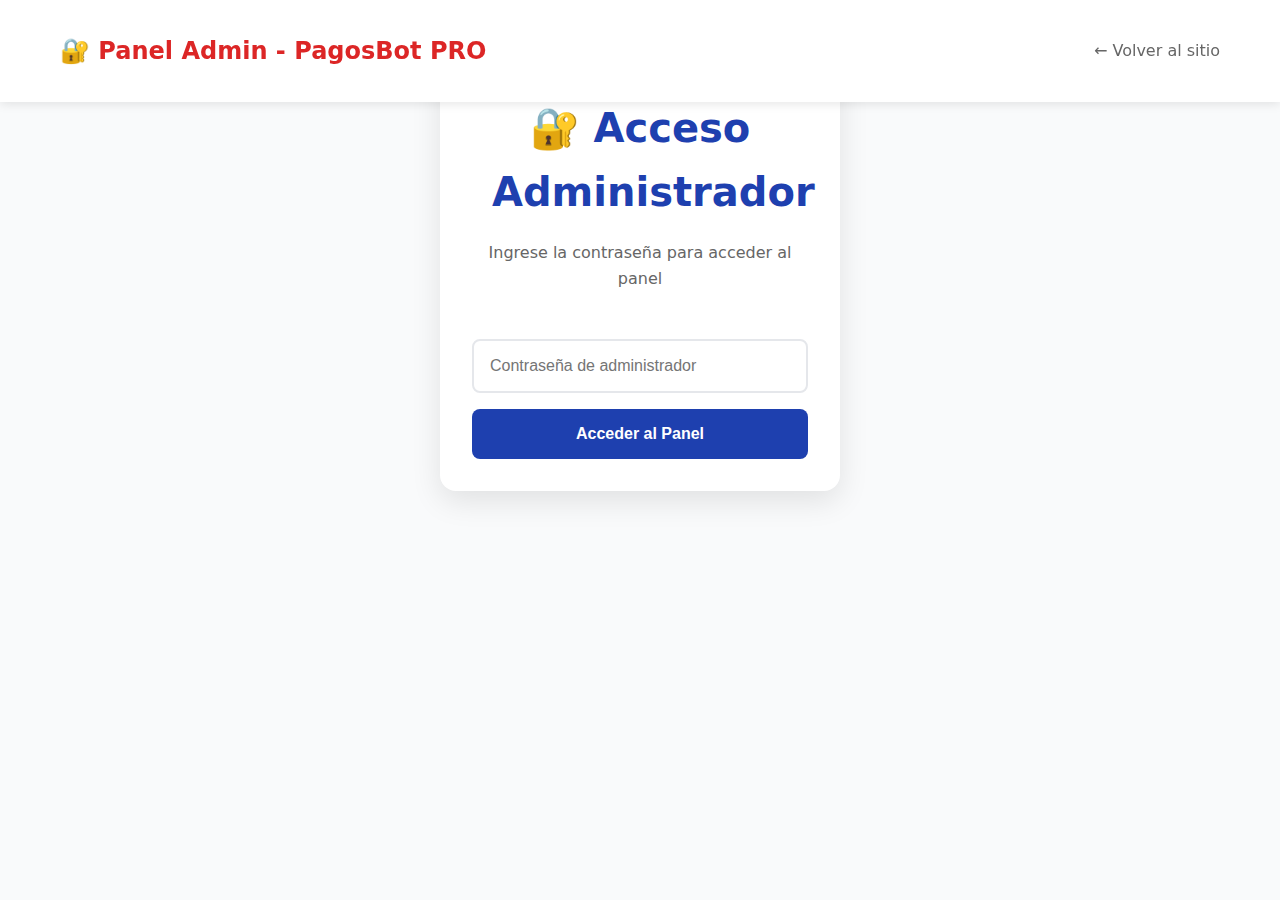
<file: admin.html>
<!DOCTYPE html>
<html lang="es">
<head>
    <meta charset="UTF-8">
    <meta name="viewport" content="width=device-width, initial-scale=1.0">
    <title>Panel Admin - PagosBot PRO</title>
    <link rel="stylesheet" href="css/styles.css">
    <style>
        .admin-page {
            max-width: 1000px;
            margin: 100px auto 50px;
            padding: 2rem;
        }
        
        .admin-card {
            background: white;
            border-radius: 16px;
            padding: 2rem;
            box-shadow: 0 4px 20px rgba(0,0,0,0.1);
            margin-bottom: 2rem;
            border: 1px solid #e5e7eb;
        }
        
        .admin-header {
            background: linear-gradient(135deg, #dc2626 0%, #f59e0b 100%);
            color: white;
            padding: 2rem;
            border-radius: 16px;
            text-align: center;
            margin-bottom: 2rem;
        }
        
        .test-link-box {
            background: #fef3c7;
            border: 2px solid #f59e0b;
            padding: 1.5rem;
            border-radius: 12px;
            margin: 1.5rem 0;
        }
        
        .test-link {
            display: block;
            background: #1e40af;
            color: white;
            padding: 1rem;
            border-radius: 8px;
            text-align: center;
            text-decoration: none;
            font-weight: 600;
            margin: 1rem 0;
            transition: all 0.3s;
        }
        
        .test-link:hover {
            background: #1e3a8a;
            transform: translateY(-2px);
        }
        
        .warning-box {
            background: #fee2e2;
            border-left: 4px solid #dc2626;
            padding: 1.5rem;
            border-radius: 8px;
            margin: 1.5rem 0;
        }
        
        .config-section {
            background: #f9fafb;
            padding: 1.5rem;
            border-radius: 8px;
            margin: 1.5rem 0;
        }
        
        .status-badge {
            display: inline-block;
            padding: 0.5rem 1rem;
            border-radius: 20px;
            font-weight: 600;
            font-size: 0.9rem;
        }
        
        .status-active {
            background: #d1fae5;
            color: #065f46;
        }
        
        .status-test {
            background: #fef3c7;
            color: #92400e;
        }
        
        .admin-content {
            display: block;
        }
        
        .login-screen {
            display: none;
            text-align: center;
            padding: 4rem 2rem;
        }
        
        .login-form {
            background: white;
            padding: 2rem;
            border-radius: 16px;
            box-shadow: 0 10px 30px rgba(0,0,0,0.1);
            max-width: 400px;
            margin: 0 auto;
        }
        
        .login-form input {
            width: 100%;
            padding: 1rem;
            margin: 1rem 0;
            border: 2px solid #e5e7eb;
            border-radius: 8px;
            font-size: 1rem;
        }
        
        .login-form button {
            width: 100%;
            padding: 1rem;
            background: #1e40af;
            color: white;
            border: none;
            border-radius: 8px;
            font-size: 1rem;
            font-weight: 600;
            cursor: pointer;
            transition: background 0.3s;
        }
        
        .login-form button:hover {
            background: #1e3a8a;
        }
    </style>
</head>
<body>
    <!-- Navigation -->
    <nav style="background: white; box-shadow: 0 2px 10px rgba(0,0,0,0.1); position: fixed; width: 100%; top: 0; z-index: 1000;">
        <div class="container" style="padding: 1rem 20px; display: flex; justify-content: space-between; align-items: center;">
            <h1 style="color: #dc2626; font-size: 1.5rem;">🔐 Panel Admin - PagosBot PRO</h1>
            <a href="index.html" style="color: #666; text-decoration: none;">← Volver al sitio</a>
        </div>
    </nav>

    <!-- Login Screen -->
    <div id="loginScreen" class="login-screen">
        <div class="login-form">
            <h2 style="color: #1e40af; margin-bottom: 1rem;">🔐 Acceso Administrador</h2>
            <p style="color: #666; margin-bottom: 2rem;">Ingrese la contraseña para acceder al panel</p>
            <input type="password" id="adminPassword" placeholder="Contraseña de administrador" />
            <button onclick="checkPassword()">Acceder al Panel</button>
            <p id="errorMessage" style="color: #dc2626; margin-top: 1rem; display: none;">❌ Contraseña incorrecta</p>
        </div>
    </div>

    <!-- Admin Content -->
    <div id="adminContent" class="admin-content">
        <div class="admin-page">
            <div class="admin-header">
                <h1 style="margin-bottom: 0.5rem;">🛠️ Panel de Administrador</h1>
                <p style="opacity: 0.9;">Control y configuración de PagosBot PRO</p>
                <button onclick="logout()" style="margin-top: 1rem; background: rgba(255,255,255,0.2); color: white; border: 1px solid white; padding: 0.5rem 1rem; border-radius: 8px; cursor: pointer;">
                    🔒 Cerrar Sesión
                </button>
            </div>

            <!-- Links de Pago Activos -->
            <div class="admin-card">
                <h2 style="color: #1e40af; margin-bottom: 1.5rem;">💳 Links de Pago Activos</h2>
                
                <div style="margin-bottom: 2rem;">
                    <h3 style="color: #059669; margin-bottom: 1rem;">Plan Básico - $100,000 COP</h3>
                    <span class="status-badge status-active">✅ ACTIVO</span>
                    <input type="text" value="https://checkout.wompi.co/l/PDT74L" readonly 
                           style="width: 100%; padding: 0.75rem; margin-top: 0.5rem; border: 2px solid #e5e7eb; border-radius: 8px; font-family: monospace;">
                </div>

                <div style="margin-bottom: 2rem;">
                    <h3 style="color: #059669; margin-bottom: 1rem;">Plan Pro - $250,000 COP</h3>
                    <span class="status-badge status-active">✅ ACTIVO</span>
                    <input type="text" value="https://checkout.wompi.co/l/OVEbtn" readonly 
                           style="width: 100%; padding: 0.75rem; margin-top: 0.5rem; border: 2px solid #e5e7eb; border-radius: 8px; font-family: monospace;">
                </div>

                <div style="margin-bottom: 2rem;">
                    <h3 style="color: #059669; margin-bottom: 1rem;">Plan Empresarial - $500,000 COP</h3>
                    <span class="status-badge status-active">✅ ACTIVO</span>
                    <input type="text" value="https://checkout.wompi.co/l/Qo5bp2" readonly 
                           style="width: 100%; padding: 0.75rem; margin-top: 0.5rem; border: 2px solid #e5e7eb; border-radius: 8px; font-family: monospace;">
                </div>
            </div>

            <!-- Link de Pruebas -->
            <div class="admin-card">
                <h2 style="color: #dc2626; margin-bottom: 1.5rem;">🧪 Link de Pruebas (ADMIN ONLY)</h2>
                
                <div class="warning-box">
                    <p style="margin: 0; font-weight: 600; color: #991b1b;">
                        ⚠️ IMPORTANTE: Este link es SOLO para pruebas de administrador
                    </p>
                    <p style="margin: 0.5rem 0 0 0; color: #991b1b;">
                        No usar en producción. Los pagos de prueba no son reales.
                    </p>
                </div>

                <div class="test-link-box">
                    <h3 style="color: #92400e; margin-bottom: 1rem;">Link de Prueba Wompi</h3>
                    <span class="status-badge status-test">🧪 MODO PRUEBA</span>
                    <input type="text" value="https://checkout.wompi.co/l/test_VPOS_7OpYwZ" readonly 
                           style="width: 100%; padding: 0.75rem; margin-top: 0.5rem; border: 2px solid #f59e0b; border-radius: 8px; font-family: monospace; background: #fffbeb;">
                    
                    <a href="https://checkout.wompi.co/l/test_VPOS_7OpYwZ" target="_blank" class="test-link">
                        🔗 Abrir Link de Prueba
                    </a>
                </div>
            </div>

            <!-- Configuración Make.com -->
            <div class="admin-card">
                <h2 style="color: #1e40af; margin-bottom: 1.5rem;">⚙️ Configuración Make.com</h2>
                
                <div class="config-section">
                    <h3 style="color: #059669; margin-bottom: 1rem;">Webhook URL</h3>
                    <p style="color: #666; margin-bottom: 0.5rem;">Configurar en: <code>js/main.js</code> línea 4</p>
                    <input type="text" id="webhookUrl" placeholder="https://hook.us1.make.com/TU_WEBHOOK_AQUI" 
                           style="width: 100%; padding: 0.75rem; border: 2px solid #e5e7eb; border-radius: 8px; font-family: monospace;">
                    <button onclick="saveWebhook()" style="margin-top: 1rem; background: #059669; color: white; border: none; padding: 0.75rem 1.5rem; border-radius: 8px; cursor: pointer; font-weight: 600;">
                        💾 Guardar Webhook
                    </button>
                    
                    <div style="margin-top: 1rem; padding: 1rem; background: #eff6ff; border-radius: 8px;">
                        <p style="margin: 0; color: #1e40af; font-weight: 600;">📋 Campos que se envían:</p>
                        <ul style="margin: 0.5rem 0 0 1.5rem; color: #333; line-height: 1.8;">
                            <li>nombre</li>
                            <li>email</li>
                            <li>telefono</li>
                            <li>empresa</li>
                            <li>plan</li>
                            <li>precio</li>
                            <li>fecha</li>
                            <li>referencia</li>
                            <li>estado</li>
                        </ul>
                    </div>
                </div>
            </div>

            <!-- Información de Contacto -->
            <div class="admin-card">
                <h2 style="color: #1e40af; margin-bottom: 1.5rem;">📞 Información de Contacto</h2>
                
                <div class="config-section">
                    <p><strong>WhatsApp:</strong> <a href="https://wa.me/573045788873" target="_blank" style="color: #059669;">+57 304 578 8873</a></p>
                    <p><strong>Email:</strong> <a href="mailto:pagosbotpro@gmail.com" style="color: #059669;">pagosbotpro@gmail.com</a></p>
                    <p><strong>Calendario:</strong> <a href="https://calendar.google.com/calendar/u/0/appointments/schedules/AcZssZ3qKKHUwFIyRokbhRI4ImUv3w80CfjTEGjcW8GUL3gD2VsrvTIaBUnbbSouOjG5zP7tGkJHlKR9" target="_blank" style="color: #059669;">Ver Calendario</a></p>
                </div>
            </div>

            <!-- Acciones Rápidas -->
            <div class="admin-card">
                <h2 style="color: #1e40af; margin-bottom: 1.5rem;">⚡ Acciones Rápidas</h2>
                
                <div style="display: grid; grid-template-columns: repeat(auto-fit, minmax(250px, 1fr)); gap: 1rem;">
                    <button onclick="window.open('index.html', '_blank')" style="padding: 1rem; background: #059669; color: white; border: none; border-radius: 8px; cursor: pointer; font-weight: 600;">
                        🌐 Ver Sitio Web
                    </button>
                    
                    <button onclick="window.open('https://wa.me/573045788873', '_blank')" style="padding: 1rem; background: #25D366; color: white; border: none; border-radius: 8px; cursor: pointer; font-weight: 600;">
                        💬 Abrir WhatsApp
                    </button>
                    
                    <button onclick="clearLocalStorage()" style="padding: 1rem; background: #dc2626; color: white; border: none; border-radius: 8px; cursor: pointer; font-weight: 600;">
                        🗑️ Limpiar Cache
                    </button>
                    
                    <button onclick="window.location.reload()" style="padding: 1rem; background: #1e40af; color: white; border: none; border-radius: 8px; cursor: pointer; font-weight: 600;">
                        🔄 Recargar Página
                    </button>
                </div>
            </div>

            <!-- Notas del Administrador -->
            <div class="admin-card">
                <h2 style="color: #1e40af; margin-bottom: 1.5rem;">📝 Notas del Administrador</h2>
                
                <div style="background: #f9fafb; padding: 1.5rem; border-radius: 8px;">
                    <ul style="line-height: 2;">
                        <li>✅ Todos los links de pago están activos y funcionando</li>
                        <li>🧪 El link de prueba debe usarse SOLO para testing</li>
                        <li>📊 Configurar webhook de Make.com antes de usar en producción</li>
                        <li>🔒 Este panel NO debe ser accesible públicamente</li>
                        <li>📧 Los emails se envían a: pagosbotpro@gmail.com</li>
                        <li>📱 WhatsApp configurado: 3045788873</li>
                    </ul>
                </div>
            </div>
        </div>

        <footer style="margin-top: 5rem; background: #1f2937; padding: 2rem 20px;">
            <div class="container">
                <div style="text-align: center; color: #9ca3af;">
                    <p>&copy; 2025 PagosBot PRO - Panel de Administrador</p>
                    <p style="margin-top: 0.5rem; font-size: 0.9rem;">🔐 Acceso Restringido - Solo Administradores</p>
                </div>
            </div>
        </footer>
    </div>

    <script>
        // 🔐 SISTEMA DE AUTENTICACIÓN MEJORADO
        const ADMIN_PASSWORD = "PagosBotPRO2025!"; // CAMBIA ESTA CONTRASEÑA
        
        // Verificar autenticación al cargar
        document.addEventListener('DOMContentLoaded', function() {
            checkAuth();
            loadSavedWebhook();
        });
        
        function checkAuth() {
            const authToken = localStorage.getItem('adminAuthToken');
            const authTime = localStorage.getItem('adminAuthTime');
            
            // Verificar si está autenticado y la sesión es válida (2 horas)
            if (authToken === btoa(ADMIN_PASSWORD) && authTime && (Date.now() - parseInt(authTime)) < 7200000) {
                showAdminContent();
            } else {
                showLoginScreen();
            }
        }
        
        function checkPassword() {
            const passwordInput = document.getElementById('adminPassword');
            const errorMessage = document.getElementById('errorMessage');
            
            if (passwordInput.value === ADMIN_PASSWORD) {
                // Guardar autenticación
                localStorage.setItem('adminAuthToken', btoa(ADMIN_PASSWORD));
                localStorage.setItem('adminAuthTime', Date.now().toString());
                showAdminContent();
            } else {
                errorMessage.style.display = 'block';
                passwordInput.value = '';
                passwordInput.focus();
            }
        }
        
        function showLoginScreen() {
            document.getElementById('loginScreen').style.display = 'block';
            document.getElementById('adminContent').style.display = 'none';
        }
        
        function showAdminContent() {
            document.getElementById('loginScreen').style.display = 'none';
            document.getElementById('adminContent').style.display = 'block';
        }
        
        function logout() {
            localStorage.removeItem('adminAuthToken');
            localStorage.removeItem('adminAuthTime');
            showLoginScreen();
        }
        
        function clearLocalStorage() {
            if (confirm('¿Estás seguro de que quieres limpiar todo el cache local?')) {
                localStorage.clear();
                alert('✅ Cache limpiado correctamente');
                window.location.reload();
            }
        }
        
        function loadSavedWebhook() {
            const savedWebhook = localStorage.getItem('adminWebhookUrl');
            if (savedWebhook) {
                document.getElementById('webhookUrl').value = savedWebhook;
            }
        }
        
        function saveWebhook() {
            const webhookUrl = document.getElementById('webhookUrl').value;
            localStorage.setItem('adminWebhookUrl', webhookUrl);
            alert('✅ Webhook guardado correctamente');
        }
        
        // Copiar al portapapeles
        document.querySelectorAll('input[readonly]').forEach(input => {
            input.addEventListener('click', function() {
                this.select();
                document.execCommand('copy');
                
                // Efecto visual
                const originalBorder = this.style.border;
                this.style.border = '2px solid #059669';
                setTimeout(() => {
                    this.style.border = originalBorder;
                }, 500);
                
                // Notificación
                showNotification('✅ Copiado al portapapeles');
            });
        });
        
        function showNotification(message) {
            const notification = document.createElement('div');
            notification.textContent = message;
            notification.style.cssText = `
                position: fixed;
                top: 20px;
                right: 20px;
                background: #059669;
                color: white;
                padding: 1rem 2rem;
                border-radius: 8px;
                z-index: 9999;
                animation: fadeIn 0.3s;
                font-weight: 600;
            `;
            document.body.appendChild(notification);
            
            setTimeout(() => {
                notification.remove();
            }, 2000);
        }
        
        // Tecla Enter en el login
        document.getElementById('adminPassword').addEventListener('keypress', function(e) {
            if (e.key === 'Enter') {
                checkPassword();
            }
        });
    </script>
</body>
</html>
</file>
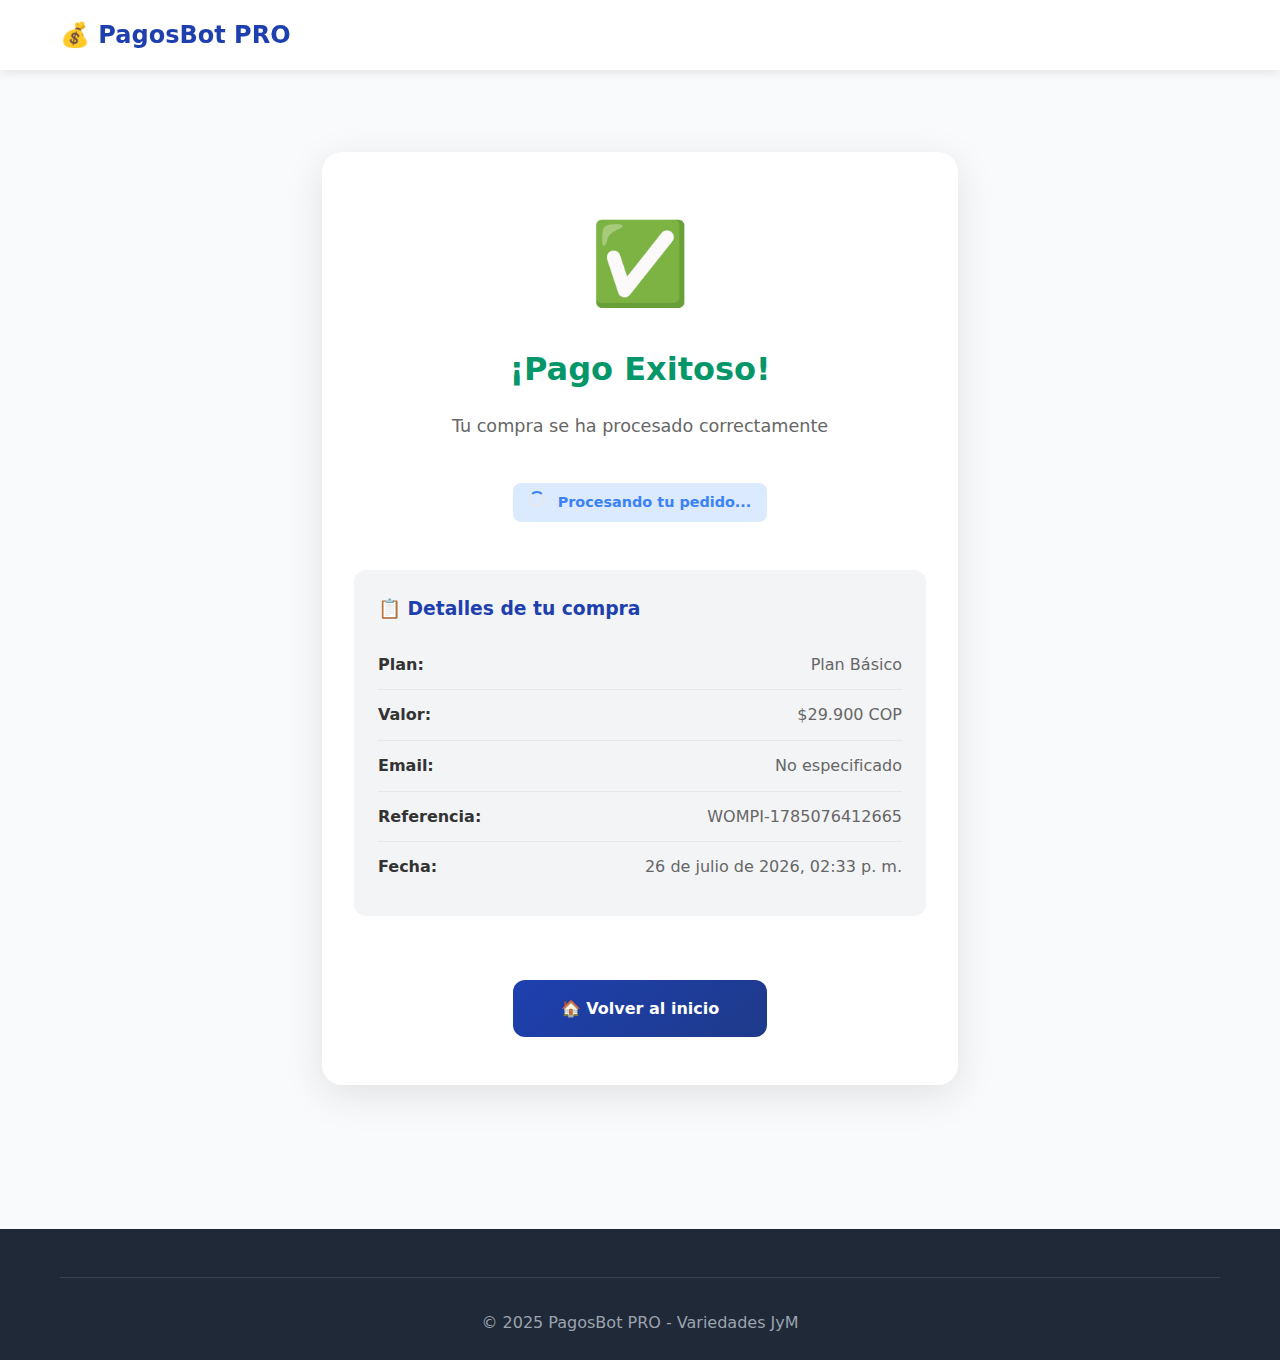
<file: confirmacion.html>
<!DOCTYPE html>
<html lang="es">
<head>
    <meta charset="UTF-8">
    <meta name="viewport" content="width=device-width, initial-scale=1.0">
    <title>¡Pago Exitoso! - PagosBot PRO</title>
    <link rel="stylesheet" href="css/styles.css">
    <style>
        .confirmation-container {
            max-width: 700px;
            margin: 120px auto 50px;
            padding: 2rem;
            text-align: center;
        }

        .success-icon {
            font-size: 5rem;
            margin-bottom: 1rem;
            animation: scaleIn 0.5s ease-out;
        }

        @keyframes scaleIn {
            from { transform: scale(0); }
            to { transform: scale(1); }
        }

        .success-card {
            background: white;
            padding: 3rem 2rem;
            border-radius: 20px;
            box-shadow: 0 10px 40px rgba(0,0,0,0.1);
            margin-bottom: 2rem;
        }

        .success-card h1 {
            color: #059669;
            margin-bottom: 1rem;
            font-size: 2rem;
        }

        .success-card p {
            color: #666;
            line-height: 1.8;
            margin-bottom: 1.5rem;
            font-size: 1.1rem;
        }

        .purchase-details {
            background: #f3f4f6;
            padding: 1.5rem;
            border-radius: 12px;
            margin: 2rem 0;
            text-align: left;
        }

        .purchase-details h3 {
            color: #1e40af;
            margin-bottom: 1rem;
        }

        .detail-row {
            display: flex;
            justify-content: space-between;
            padding: 0.75rem 0;
            border-bottom: 1px solid #e5e7eb;
        }

        .detail-row:last-child {
            border-bottom: none;
        }

        .detail-label {
            font-weight: 600;
            color: #333;
        }

        .detail-value {
            color: #666;
        }

        .status-badge {
            display: inline-block;
            padding: 0.5rem 1rem;
            border-radius: 8px;
            font-weight: 600;
            font-size: 0.9rem;
            margin: 1rem 0;
        }

        .status-success {
            background: #d1fae5;
            color: #059669;
        }

        .status-processing {
            background: #dbeafe;
            color: #3b82f6;
        }

        .btn-home {
            display: inline-block;
            padding: 1rem 3rem;
            background: linear-gradient(135deg, #1e40af 0%, #1e3a8a 100%);
            color: white;
            text-decoration: none;
            border-radius: 12px;
            font-weight: 600;
            margin-top: 2rem;
            transition: all 0.3s;
        }

        .btn-home:hover {
            transform: translateY(-2px);
            box-shadow: 0 10px 20px rgba(30, 64, 175, 0.3);
        }

        .spinner {
            display: inline-block;
            width: 1rem;
            height: 1rem;
            border: 2px solid #e5e7eb;
            border-top-color: #3b82f6;
            border-radius: 50%;
            animation: spin 0.6s linear infinite;
            margin-right: 0.5rem;
        }

        @keyframes spin {
            to { transform: rotate(360deg); }
        }

        .email-sent {
            background: #eff6ff;
            border-left: 4px solid #3b82f6;
            padding: 1rem;
            border-radius: 8px;
            margin-top: 2rem;
            text-align: left;
        }

        .email-sent strong {
            color: #1e40af;
        }
    </style>
</head>
<body>
    <nav class="navbar">
        <div class="container">
            <h1 class="logo">💰 PagosBot PRO</h1>
        </div>
    </nav>

    <div class="confirmation-container">
        <div class="success-card">
            <div class="success-icon">✅</div>
            <h1>¡Pago Exitoso!</h1>
            <p>Tu compra se ha procesado correctamente</p>

            <div class="status-badge status-processing" id="webhookStatus">
                <span class="spinner"></span>
                Procesando tu pedido...
            </div>

            <div class="purchase-details" id="purchaseDetails">
                <h3>📋 Detalles de tu compra</h3>
                <div class="detail-row">
                    <span class="detail-label">Plan:</span>
                    <span class="detail-value" id="planName">-</span>
                </div>
                <div class="detail-row">
                    <span class="detail-label">Valor:</span>
                    <span class="detail-value" id="planPrice">-</span>
                </div>
                <div class="detail-row">
                    <span class="detail-label">Email:</span>
                    <span class="detail-value" id="customerEmail">-</span>
                </div>
                <div class="detail-row">
                    <span class="detail-label">Referencia:</span>
                    <span class="detail-value" id="transactionId">-</span>
                </div>
                <div class="detail-row">
                    <span class="detail-label">Fecha:</span>
                    <span class="detail-value" id="purchaseDate">-</span>
                </div>
            </div>

            <div class="email-sent" id="emailInfo" style="display: none;">
                <strong>📧 ¡Tu archivo está en camino!</strong><br>
                Hemos enviado el archivo digital a tu correo electrónico. 
                Si no lo ves en unos minutos, revisa tu carpeta de spam.
            </div>

            <a href="index.html" class="btn-home">🏠 Volver al inicio</a>
        </div>
    </div>

    <footer style="margin-top: 5rem;">
        <div class="container">
            <div class="footer-bottom">
                <p>&copy; 2025 PagosBot PRO - Variedades JyM</p>
            </div>
        </div>
    </footer>

    <script>
        // Mapeo de planes
        const planData = {
            basico: { 
                name: 'Plan Básico', 
                price: 29900,
                file: 'PagosBot_Basico.xlsx'
            },
            premium: { 
                name: 'Plan Pro', 
                price: 49900,
                file: 'PagosBot_Pro.xlsx'
            },
            empresarial: { 
                name: 'Plan Empresarial', 
                price: 99900,
                file: 'PagosBot_Empresarial.xlsx'
            }
        };

        // Obtener parámetros del URL
        function getUrlParams() {
            const urlParams = new URLSearchParams(window.location.search);
            return {
                id: urlParams.get('id'),
                status: urlParams.get('status'),
                reference: urlParams.get('reference'),
                plan: urlParams.get('plan') || 'basico',
                customerEmail: urlParams.get('email') || '',
                customerName: urlParams.get('name') || ''
            };
        }

        // Mostrar detalles de la compra
        function displayPurchaseDetails(params) {
            const plan = planData[params.plan] || planData.basico;
            
            document.getElementById('planName').textContent = plan.name;
            document.getElementById('planPrice').textContent = '$' + plan.price.toLocaleString('es-CO') + ' COP';
            document.getElementById('customerEmail').textContent = params.customerEmail || 'No especificado';
            document.getElementById('transactionId').textContent = params.reference || params.id || 'WOMPI-' + Date.now();
            document.getElementById('purchaseDate').textContent = new Date().toLocaleDateString('es-CO', {
                year: 'numeric',
                month: 'long',
                day: 'numeric',
                hour: '2-digit',
                minute: '2-digit'
            });
        }

        // Enviar datos al webhook de Make.com
        async function sendToWebhook(params) {
            const webhookUrl = localStorage.getItem('make_webhook_url');
            
            if (!webhookUrl) {
                console.error('No hay webhook configurado');
                updateStatus('warning', '⚠️ Configuración pendiente');
                document.getElementById('emailInfo').style.display = 'block';
                return;
            }

            const plan = planData[params.plan] || planData.basico;
            
            const webhookData = {
                event: 'payment_success',
                transaction: {
                    id: params.reference || params.id || 'WOMPI-' + Date.now(),
                    status: 'APPROVED',
                    reference: params.reference || params.id,
                    date: new Date().toISOString()
                },
                customer: {
                    name: params.customerName || 'Cliente',
                    email: params.customerEmail || 'no-email@ejemplo.com'
                },
                plan: {
                    type: params.plan,
                    name: plan.name,
                    price: plan.price,
                    currency: 'COP',
                    file_to_send: plan.file
                },
                metadata: {
                    source: 'confirmacion_page',
                    timestamp: new Date().toISOString(),
                    url: window.location.href
                }
            };

            try {
                const response = await fetch(webhookUrl, {
                    method: 'POST',
                    headers: {
                        'Content-Type': 'application/json'
                    },
                    body: JSON.stringify(webhookData)
                });

                if (response.ok) {
                    updateStatus('success', '✅ Pedido procesado');
                    document.getElementById('emailInfo').style.display = 'block';
                    console.log('Datos enviados exitosamente al webhook');
                } else {
                    throw new Error('Error al enviar datos');
                }
            } catch (error) {
                console.error('Error:', error);
                updateStatus('error', '⚠️ Error al procesar');
                document.getElementById('emailInfo').style.display = 'block';
            }
        }

        // Actualizar estado visual
        function updateStatus(type, message) {
            const statusBadge = document.getElementById('webhookStatus');
            statusBadge.innerHTML = message;
            
            if (type === 'success') {
                statusBadge.className = 'status-badge status-success';
            } else {
                statusBadge.className = 'status-badge status-processing';
            }
        }

        // Ejecutar al cargar la página
        window.addEventListener('load', function() {
            const params = getUrlParams();
            displayPurchaseDetails(params);
            
            setTimeout(() => {
                sendToWebhook(params);
            }, 1000);
        });
    </script>
</body>
</html>
</file>
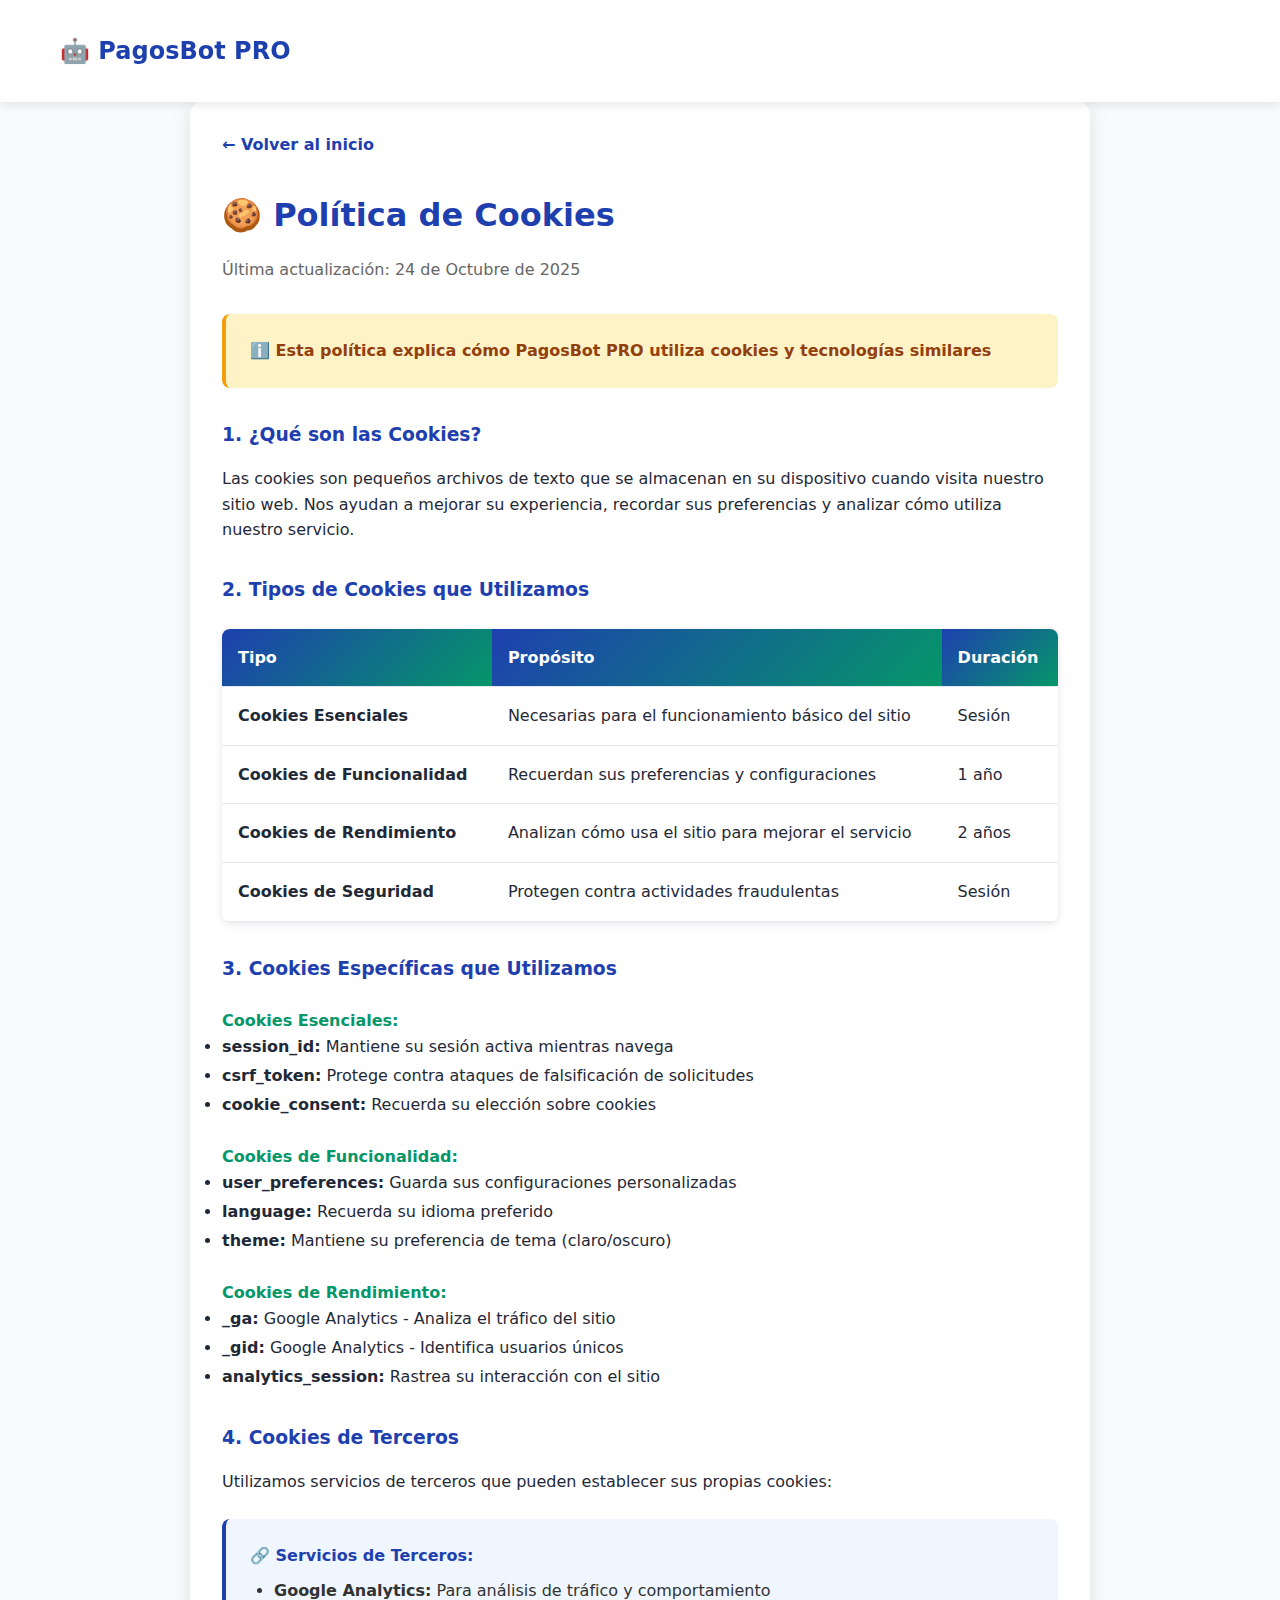
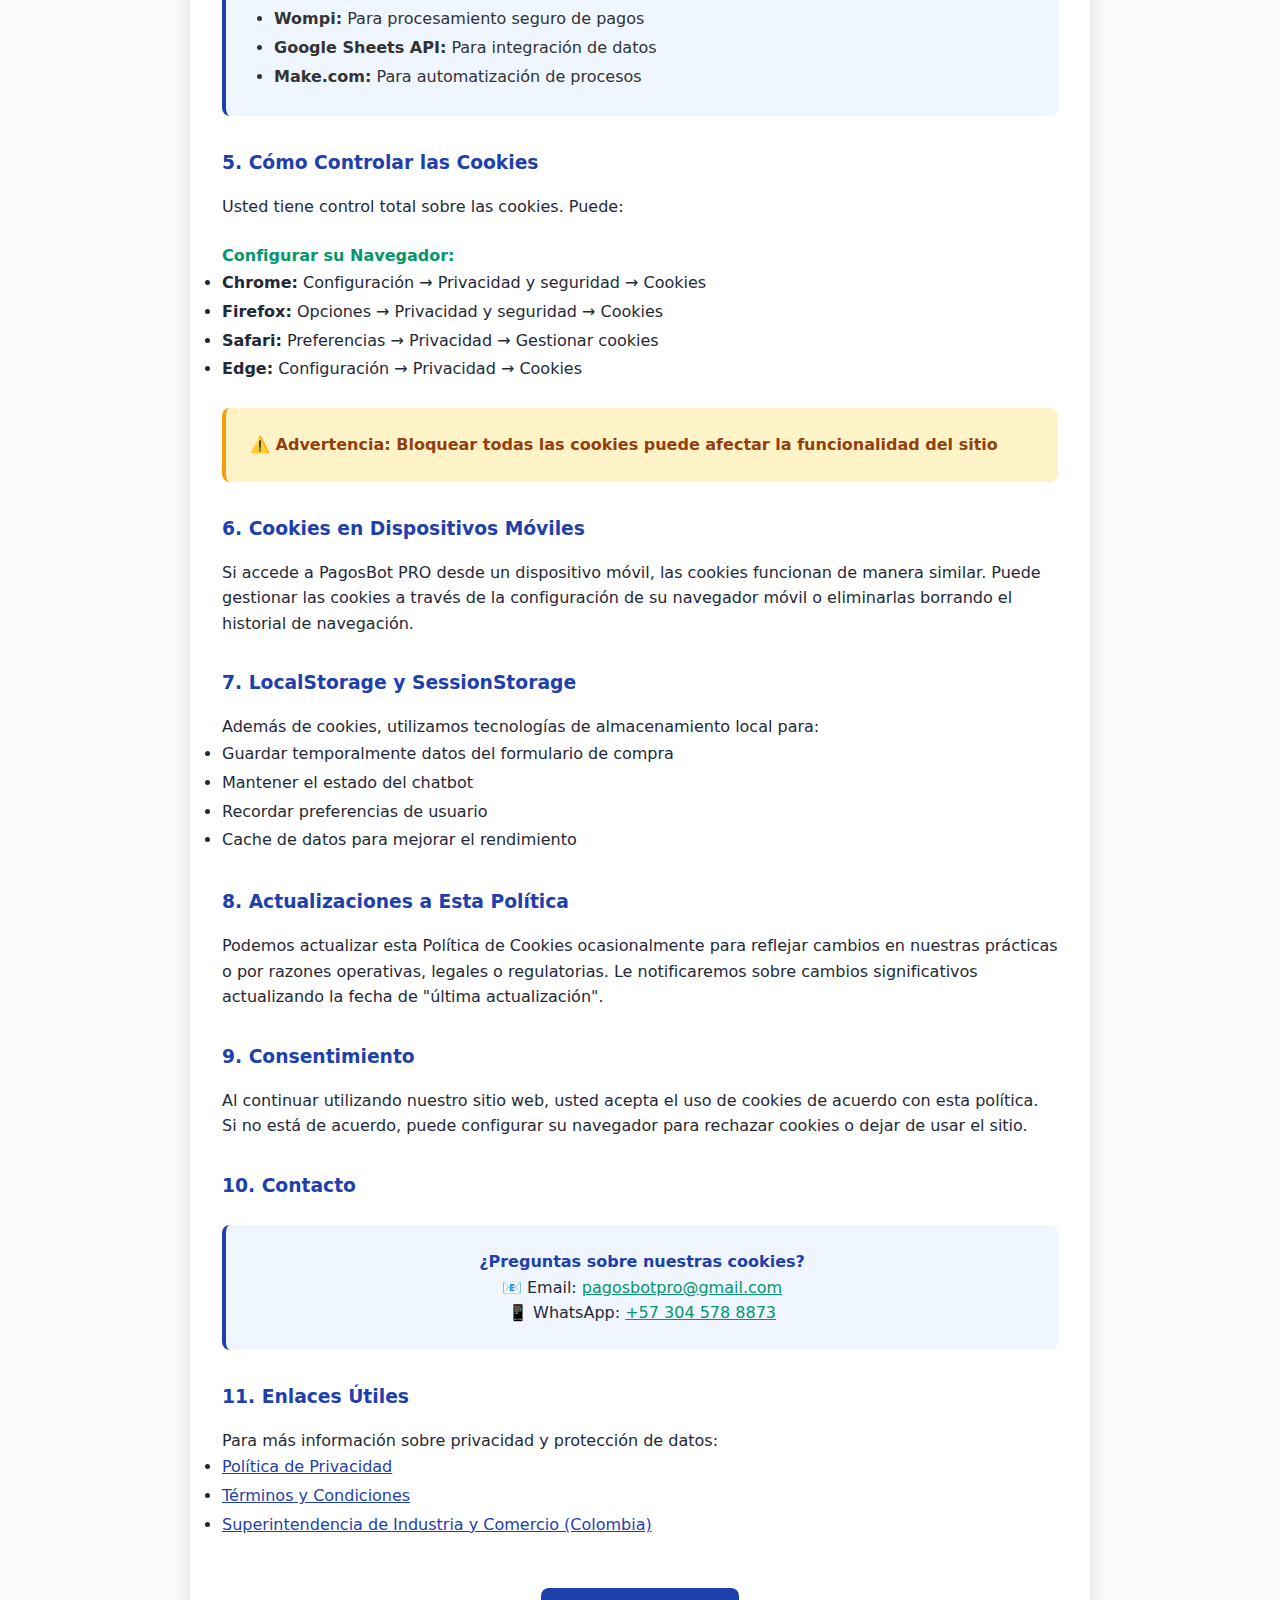
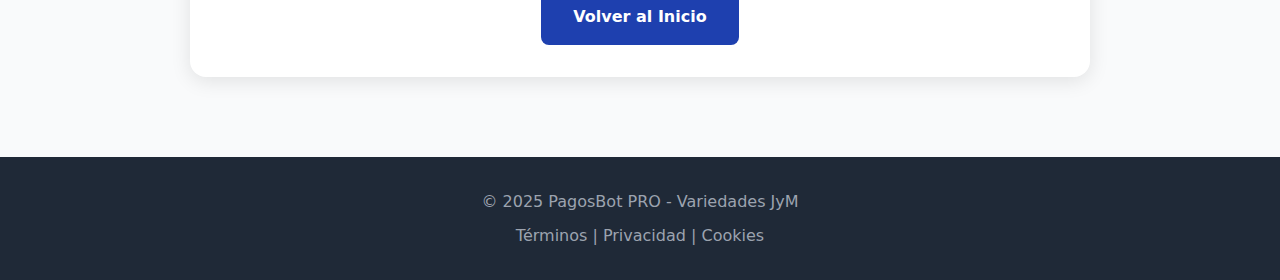
<file: cookies.html>
<!DOCTYPE html>
<html lang="es">
<head>
    <meta charset="UTF-8">
    <meta name="viewport" content="width=device-width, initial-scale=1.0">
    <title>Política de Cookies - PagosBot PRO</title>
    <link rel="stylesheet" href="css/styles.css">
    <style>
        .cookies-page {
            max-width: 900px;
            margin: 100px auto 50px;
            padding: 2rem;
            background: white;
            border-radius: 16px;
            box-shadow: 0 4px 20px rgba(0,0,0,0.1);
        }
        
        .back-button {
            display: inline-flex;
            align-items: center;
            gap: 0.5rem;
            color: #1e40af;
            text-decoration: none;
            font-weight: 600;
            margin-bottom: 2rem;
            transition: all 0.3s;
        }
        
        .back-button:hover {
            gap: 1rem;
        }
        
        .section-cookies {
            margin: 2rem 0;
        }
        
        .section-cookies h3 {
            color: #1e40af;
            margin: 1.5rem 0 1rem;
        }
        
        .cookie-box {
            background: #fef3c7;
            border-left: 4px solid #f59e0b;
            padding: 1.5rem;
            margin: 1.5rem 0;
            border-radius: 8px;
        }
        
        .cookie-table {
            width: 100%;
            border-collapse: collapse;
            margin: 1.5rem 0;
            background: white;
            border-radius: 8px;
            overflow: hidden;
            box-shadow: 0 2px 8px rgba(0,0,0,0.1);
        }
        
        .cookie-table th,
        .cookie-table td {
            padding: 1rem;
            text-align: left;
            border-bottom: 1px solid #e5e7eb;
        }
        
        .cookie-table th {
            background: linear-gradient(135deg, #1e40af 0%, #059669 100%);
            color: white;
            font-weight: 600;
        }
        
        .cookie-table tr:hover {
            background: #f9fafb;
        }
    </style>
</head>
<body>
    <!-- Header Simple -->
    <nav style="background: white; box-shadow: 0 2px 10px rgba(0,0,0,0.1); position: fixed; width: 100%; top: 0; z-index: 1000;">
        <div class="container" style="padding: 1rem 20px;">
            <h1 style="color: #1e40af; font-size: 1.5rem;">🤖 PagosBot PRO</h1>
        </div>
    </nav>

    <div class="cookies-page">
        <a href="index.html" class="back-button">← Volver al inicio</a>
        
        <h1 style="color: #1e40af; margin-bottom: 1rem;">🍪 Política de Cookies</h1>
        <p style="color: #666; margin-bottom: 2rem;">Última actualización: 24 de Octubre de 2025</p>
        
        <div class="cookie-box">
            <p style="margin: 0; font-weight: 600; color: #92400e;">
                ℹ️ Esta política explica cómo PagosBot PRO utiliza cookies y tecnologías similares
            </p>
        </div>

        <div class="section-cookies">
            <h3>1. ¿Qué son las Cookies?</h3>
            <p>
                Las cookies son pequeños archivos de texto que se almacenan en su dispositivo cuando visita nuestro sitio web. 
                Nos ayudan a mejorar su experiencia, recordar sus preferencias y analizar cómo utiliza nuestro servicio.
            </p>
        </div>

        <div class="section-cookies">
            <h3>2. Tipos de Cookies que Utilizamos</h3>
            
            <table class="cookie-table">
                <thead>
                    <tr>
                        <th>Tipo</th>
                        <th>Propósito</th>
                        <th>Duración</th>
                    </tr>
                </thead>
                <tbody>
                    <tr>
                        <td><strong>Cookies Esenciales</strong></td>
                        <td>Necesarias para el funcionamiento básico del sitio</td>
                        <td>Sesión</td>
                    </tr>
                    <tr>
                        <td><strong>Cookies de Funcionalidad</strong></td>
                        <td>Recuerdan sus preferencias y configuraciones</td>
                        <td>1 año</td>
                    </tr>
                    <tr>
                        <td><strong>Cookies de Rendimiento</strong></td>
                        <td>Analizan cómo usa el sitio para mejorar el servicio</td>
                        <td>2 años</td>
                    </tr>
                    <tr>
                        <td><strong>Cookies de Seguridad</strong></td>
                        <td>Protegen contra actividades fraudulentas</td>
                        <td>Sesión</td>
                    </tr>
                </tbody>
            </table>
        </div>

        <div class="section-cookies">
            <h3>3. Cookies Específicas que Utilizamos</h3>
            
            <h4 style="color: #059669; margin-top: 1.5rem;">Cookies Esenciales:</h4>
            <ul style="line-height: 1.8;">
                <li><strong>session_id:</strong> Mantiene su sesión activa mientras navega</li>
                <li><strong>csrf_token:</strong> Protege contra ataques de falsificación de solicitudes</li>
                <li><strong>cookie_consent:</strong> Recuerda su elección sobre cookies</li>
            </ul>

            <h4 style="color: #059669; margin-top: 1.5rem;">Cookies de Funcionalidad:</h4>
            <ul style="line-height: 1.8;">
                <li><strong>user_preferences:</strong> Guarda sus configuraciones personalizadas</li>
                <li><strong>language:</strong> Recuerda su idioma preferido</li>
                <li><strong>theme:</strong> Mantiene su preferencia de tema (claro/oscuro)</li>
            </ul>

            <h4 style="color: #059669; margin-top: 1.5rem;">Cookies de Rendimiento:</h4>
            <ul style="line-height: 1.8;">
                <li><strong>_ga:</strong> Google Analytics - Analiza el tráfico del sitio</li>
                <li><strong>_gid:</strong> Google Analytics - Identifica usuarios únicos</li>
                <li><strong>analytics_session:</strong> Rastrea su interacción con el sitio</li>
            </ul>
        </div>

        <div class="section-cookies">
            <h3>4. Cookies de Terceros</h3>
            <p>Utilizamos servicios de terceros que pueden establecer sus propias cookies:</p>
            
            <div style="background: #eff6ff; border-left: 4px solid #1e40af; padding: 1.5rem; margin: 1.5rem 0; border-radius: 8px;">
                <p style="margin: 0 0 0.5rem 0; font-weight: 600; color: #1e40af;">
                    🔗 Servicios de Terceros:
                </p>
                <ul style="margin: 0 0 0 1.5rem; line-height: 1.8; color: #333;">
                    <li><strong>Google Analytics:</strong> Para análisis de tráfico y comportamiento</li>
                    <li><strong>Wompi:</strong> Para procesamiento seguro de pagos</li>
                    <li><strong>Google Sheets API:</strong> Para integración de datos</li>
                    <li><strong>Make.com:</strong> Para automatización de procesos</li>
                </ul>
            </div>
        </div>

        <div class="section-cookies">
            <h3>5. Cómo Controlar las Cookies</h3>
            <p>Usted tiene control total sobre las cookies. Puede:</p>
            
            <h4 style="color: #059669; margin-top: 1.5rem;">Configurar su Navegador:</h4>
            <ul style="line-height: 1.8;">
                <li><strong>Chrome:</strong> Configuración → Privacidad y seguridad → Cookies</li>
                <li><strong>Firefox:</strong> Opciones → Privacidad y seguridad → Cookies</li>
                <li><strong>Safari:</strong> Preferencias → Privacidad → Gestionar cookies</li>
                <li><strong>Edge:</strong> Configuración → Privacidad → Cookies</li>
            </ul>

            <div class="cookie-box" style="margin-top: 1.5rem;">
                <p style="margin: 0; font-weight: 600; color: #92400e;">
                    ⚠️ Advertencia: Bloquear todas las cookies puede afectar la funcionalidad del sitio
                </p>
            </div>
        </div>

        <div class="section-cookies">
            <h3>6. Cookies en Dispositivos Móviles</h3>
            <p>
                Si accede a PagosBot PRO desde un dispositivo móvil, las cookies funcionan de manera similar. 
                Puede gestionar las cookies a través de la configuración de su navegador móvil o eliminarlas 
                borrando el historial de navegación.
            </p>
        </div>

        <div class="section-cookies">
            <h3>7. LocalStorage y SessionStorage</h3>
            <p>
                Además de cookies, utilizamos tecnologías de almacenamiento local para:
            </p>
            <ul style="line-height: 1.8;">
                <li>Guardar temporalmente datos del formulario de compra</li>
                <li>Mantener el estado del chatbot</li>
                <li>Recordar preferencias de usuario</li>
                <li>Cache de datos para mejorar el rendimiento</li>
            </ul>
        </div>

        <div class="section-cookies">
            <h3>8. Actualizaciones a Esta Política</h3>
            <p>
                Podemos actualizar esta Política de Cookies ocasionalmente para reflejar cambios en nuestras 
                prácticas o por razones operativas, legales o regulatorias. Le notificaremos sobre cambios 
                significativos actualizando la fecha de "última actualización".
            </p>
        </div>

        <div class="section-cookies">
            <h3>9. Consentimiento</h3>
            <p>
                Al continuar utilizando nuestro sitio web, usted acepta el uso de cookies de acuerdo con esta 
                política. Si no está de acuerdo, puede configurar su navegador para rechazar cookies o dejar 
                de usar el sitio.
            </p>
        </div>

        <div class="section-cookies">
            <h3>10. Contacto</h3>
            
            <div style="background: #eff6ff; border-left: 4px solid #1e40af; padding: 1.5rem; margin: 1.5rem 0; border-radius: 8px; text-align: center;">
                <p style="margin: 0;">
                    <strong style="color: #1e40af;">¿Preguntas sobre nuestras cookies?</strong><br>
                    📧 Email: <a href="mailto:pagosbotpro@gmail.com" style="color: #059669; text-decoration: underline;">pagosbotpro@gmail.com</a><br>
                    📱 WhatsApp: <a href="https://wa.me/573045788873" target="_blank" style="color: #059669; text-decoration: underline;">+57 304 578 8873</a>
                </p>
            </div>
        </div>

        <div class="section-cookies">
            <h3>11. Enlaces Útiles</h3>
            <p>Para más información sobre privacidad y protección de datos:</p>
            <ul style="line-height: 1.8;">
                <li><a href="privacidad.html" style="color: #1e40af;">Política de Privacidad</a></li>
                <li><a href="terminos.html" style="color: #1e40af;">Términos y Condiciones</a></li>
                <li><a href="https://www.sic.gov.co" target="_blank" style="color: #1e40af;">Superintendencia de Industria y Comercio (Colombia)</a></li>
            </ul>
        </div>

        <div style="text-align: center; margin-top: 3rem;">
            <a href="index.html" class="btn-primary">Volver al Inicio</a>
        </div>
    </div>

    <footer style="margin-top: 5rem; background: #1f2937; padding: 2rem 20px;">
        <div class="container">
            <div style="text-align: center; color: #9ca3af;">
                <p>&copy; 2025 PagosBot PRO - Variedades JyM</p>
                <p style="margin-top: 0.5rem;">
                    <a href="terminos.html" style="color: #9ca3af; text-decoration: none;">Términos</a> | 
                    <a href="privacidad.html" style="color: #9ca3af; text-decoration: none;">Privacidad</a> | 
                    <a href="cookies.html" style="color: #9ca3af; text-decoration: none;">Cookies</a>
                </p>
            </div>
        </div>
    </footer>
</body>
</html>
</file>
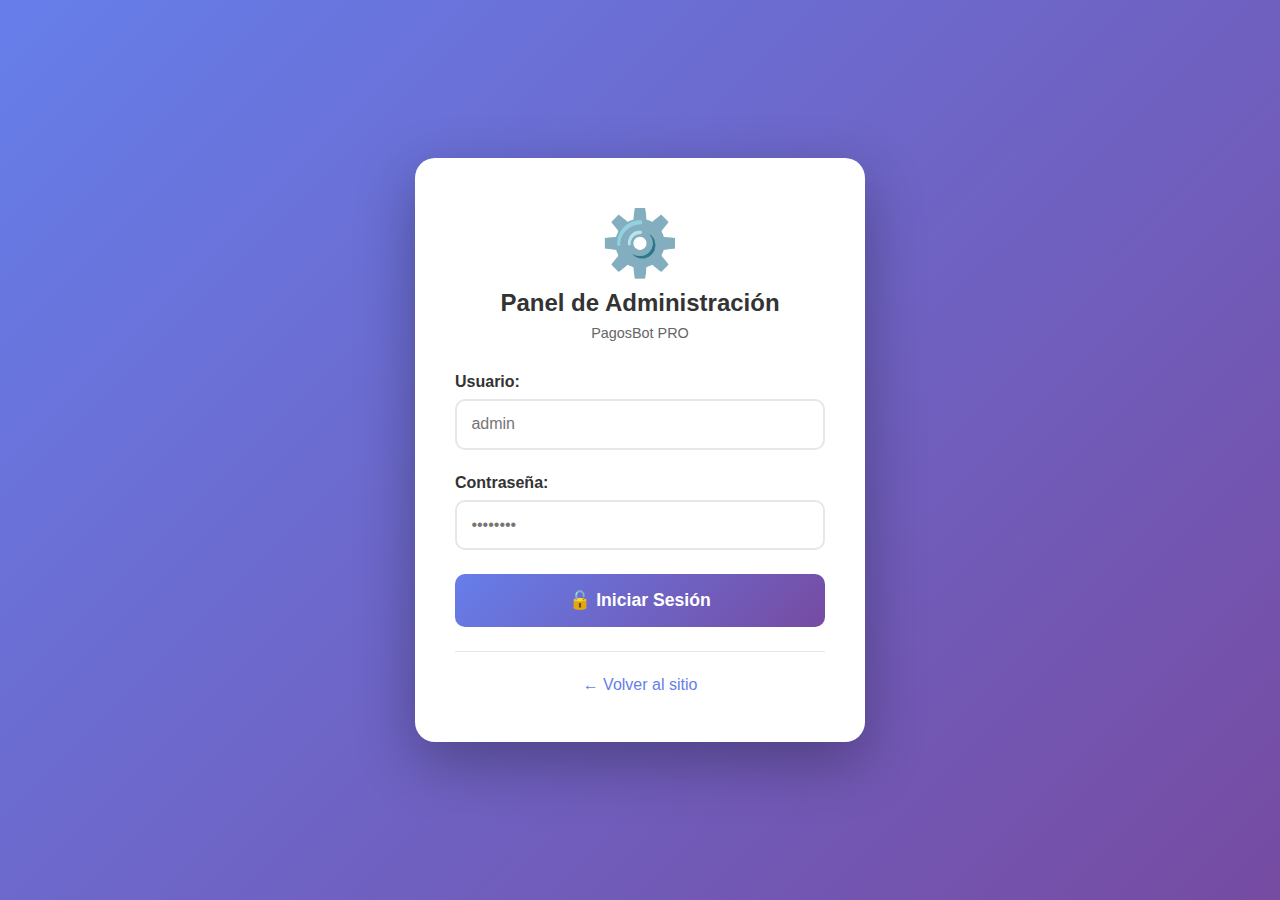
<file: login.html>
<!DOCTYPE html>
<html lang="es">
<head>
    <meta charset="UTF-8">
    <meta name="viewport" content="width=device-width, initial-scale=1.0">
    <title>Login Admin - PagosBot PRO</title>
    <style>
        * {
            margin: 0;
            padding: 0;
            box-sizing: border-box;
        }

        body {
            font-family: 'Segoe UI', Tahoma, Geneva, Verdana, sans-serif;
            background: linear-gradient(135deg, #667eea 0%, #764ba2 100%);
            min-height: 100vh;
            display: flex;
            align-items: center;
            justify-content: center;
            padding: 1rem;
        }

        .login-container {
            width: 100%;
            max-width: 450px;
        }

        .login-card {
            background: white;
            padding: 3rem 2.5rem;
            border-radius: 20px;
            box-shadow: 0 20px 60px rgba(0, 0, 0, 0.3);
        }

        .logo {
            text-align: center;
            margin-bottom: 2rem;
        }

        .logo h1 {
            font-size: 4rem;
            margin-bottom: 0.5rem;
        }

        .logo h2 {
            color: #333;
            font-size: 1.5rem;
            margin-bottom: 0.5rem;
        }

        .logo p {
            color: #666;
            font-size: 0.9rem;
        }

        .form-group {
            margin-bottom: 1.5rem;
        }

        .form-group label {
            display: block;
            font-weight: 600;
            margin-bottom: 0.5rem;
            color: #333;
        }

        .form-group input {
            width: 100%;
            padding: 0.9rem;
            border: 2px solid #e5e7eb;
            border-radius: 10px;
            font-size: 1rem;
        }

        .form-group input:focus {
            outline: none;
            border-color: #667eea;
        }

        .error-message {
            display: none;
            background: #fee2e2;
            border-left: 4px solid #dc2626;
            padding: 0.75rem;
            border-radius: 8px;
            margin-bottom: 1rem;
            color: #dc2626;
            font-size: 0.9rem;
        }

        .error-message.show {
            display: block;
        }

        .btn-login {
            width: 100%;
            padding: 1rem;
            background: linear-gradient(135deg, #667eea 0%, #764ba2 100%);
            color: white;
            border: none;
            border-radius: 10px;
            font-size: 1.1rem;
            font-weight: 600;
            cursor: pointer;
        }

        .btn-login:hover {
            transform: translateY(-2px);
        }

        .login-footer {
            text-align: center;
            margin-top: 1.5rem;
            padding-top: 1.5rem;
            border-top: 1px solid #e5e7eb;
        }

        .login-footer a {
            color: #667eea;
            text-decoration: none;
        }
    </style>
</head>
<body>
    <div class="login-container">
        <div class="login-card">
            <div class="logo">
                <h1>⚙️</h1>
                <h2>Panel de Administración</h2>
                <p>PagosBot PRO</p>
            </div>

            <form onsubmit="return handleLogin(event);">
                <div class="form-group">
                    <label for="username">Usuario:</label>
                    <input 
                        type="text" 
                        id="username" 
                        placeholder="admin"
                        required
                    >
                </div>

                <div class="form-group">
                    <label for="password">Contraseña:</label>
                    <input 
                        type="password" 
                        id="password" 
                        placeholder="••••••••"
                        required
                    >
                </div>

                <div id="errorMessage" class="error-message"></div>

                <button type="submit" class="btn-login">
                    🔓 Iniciar Sesión
                </button>
            </form>

            <div class="login-footer">
                <a href="index.html">← Volver al sitio</a>
            </div>
        </div>
    </div>

    <script>
        // Credenciales (CAMBIA LA CONTRASEÑA AQUÍ)
        const CREDENTIALS = {
            username: 'admin',
            password: 'PagosBot2025!'  // ⚠️ CAMBIA ESTA CONTRASEÑA
        };

        function handleLogin(event) {
            event.preventDefault();
            
            const username = document.getElementById('username').value.trim();
            const password = document.getElementById('password').value;
            const errorMsg = document.getElementById('errorMessage');
            
            errorMsg.classList.remove('show');
            
            if (username === CREDENTIALS.username && password === CREDENTIALS.password) {
                // Login exitoso
                sessionStorage.setItem('admin_logged_in', 'true');
                sessionStorage.setItem('login_time', new Date().toISOString());
                window.location.href = 'admin.html';
            } else {
                // Error
                errorMsg.textContent = '❌ Usuario o contraseña incorrectos';
                errorMsg.classList.add('show');
                document.getElementById('password').value = '';
            }
            
            return false;
        }

        // Si ya está logueado, ir al admin
        if (sessionStorage.getItem('admin_logged_in') === 'true') {
            window.location.href = 'admin.html';
        }
    </script>
</body>
</html>
</file>
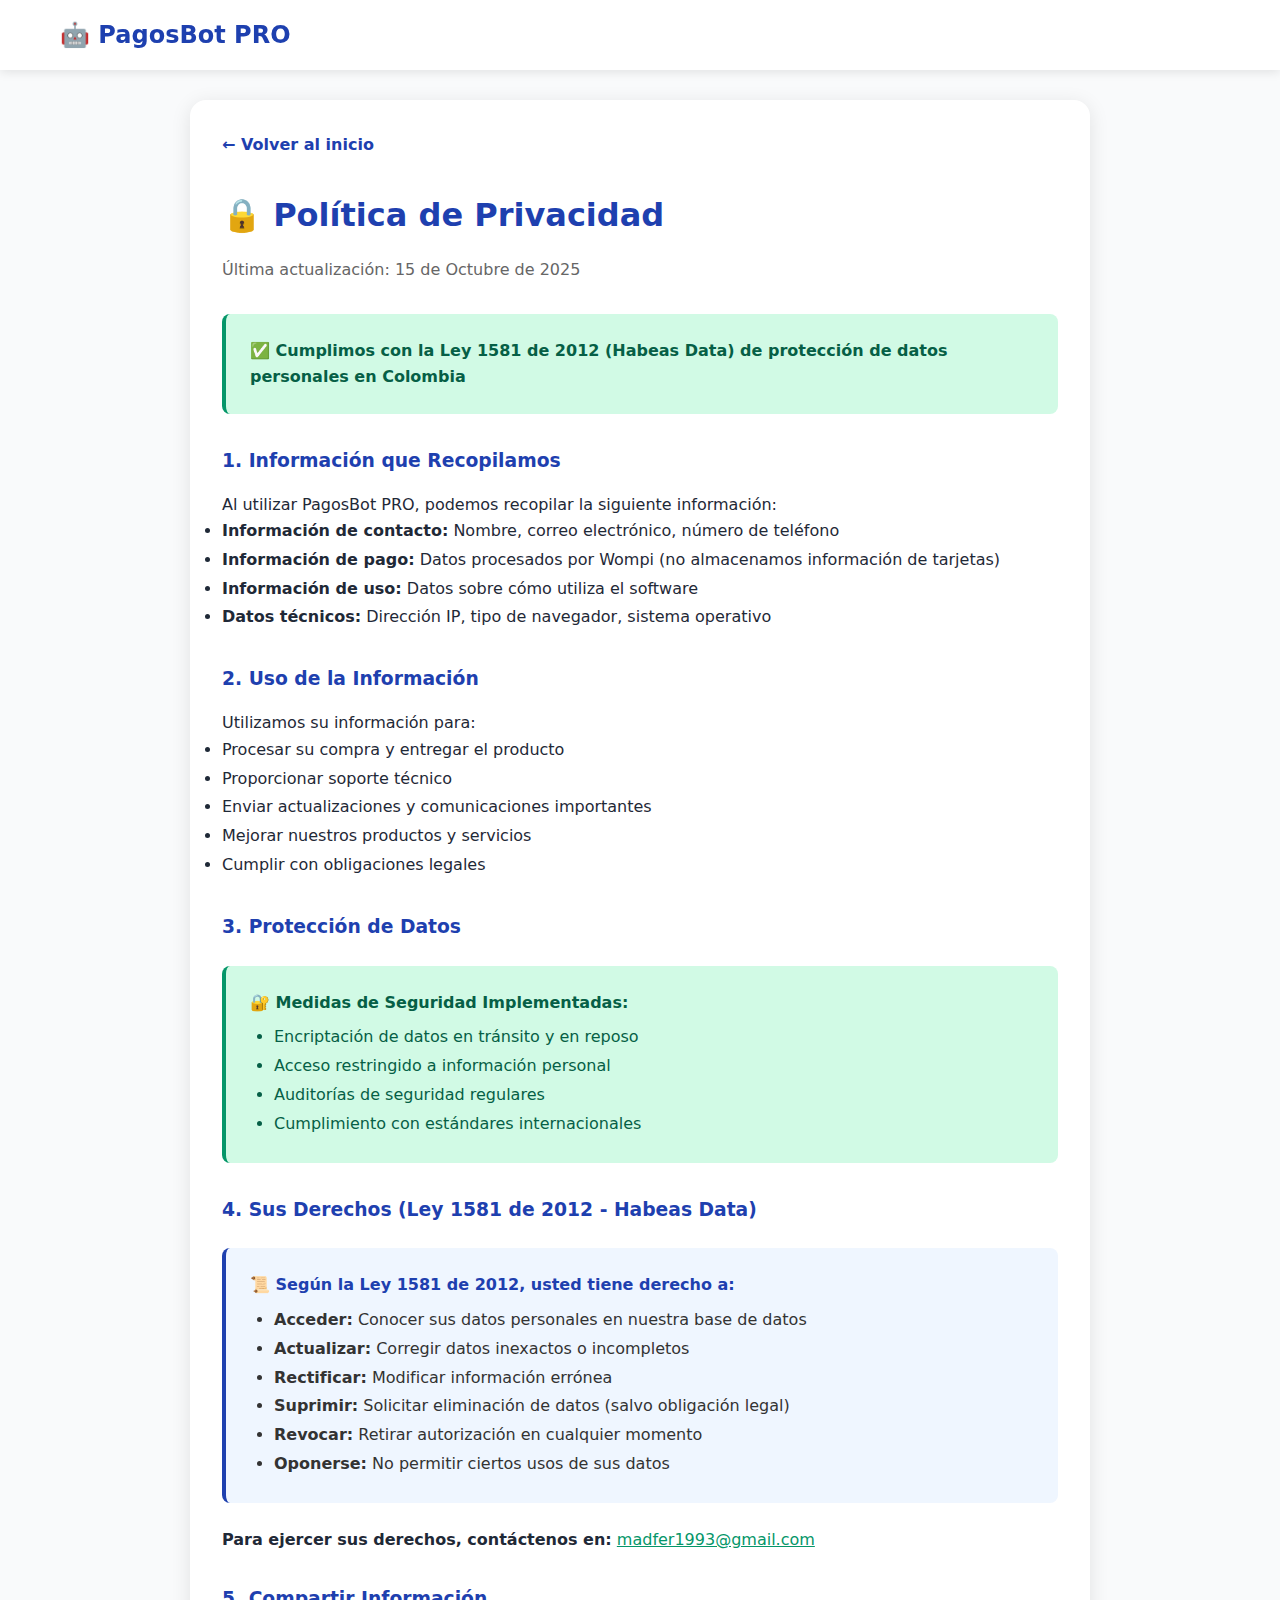
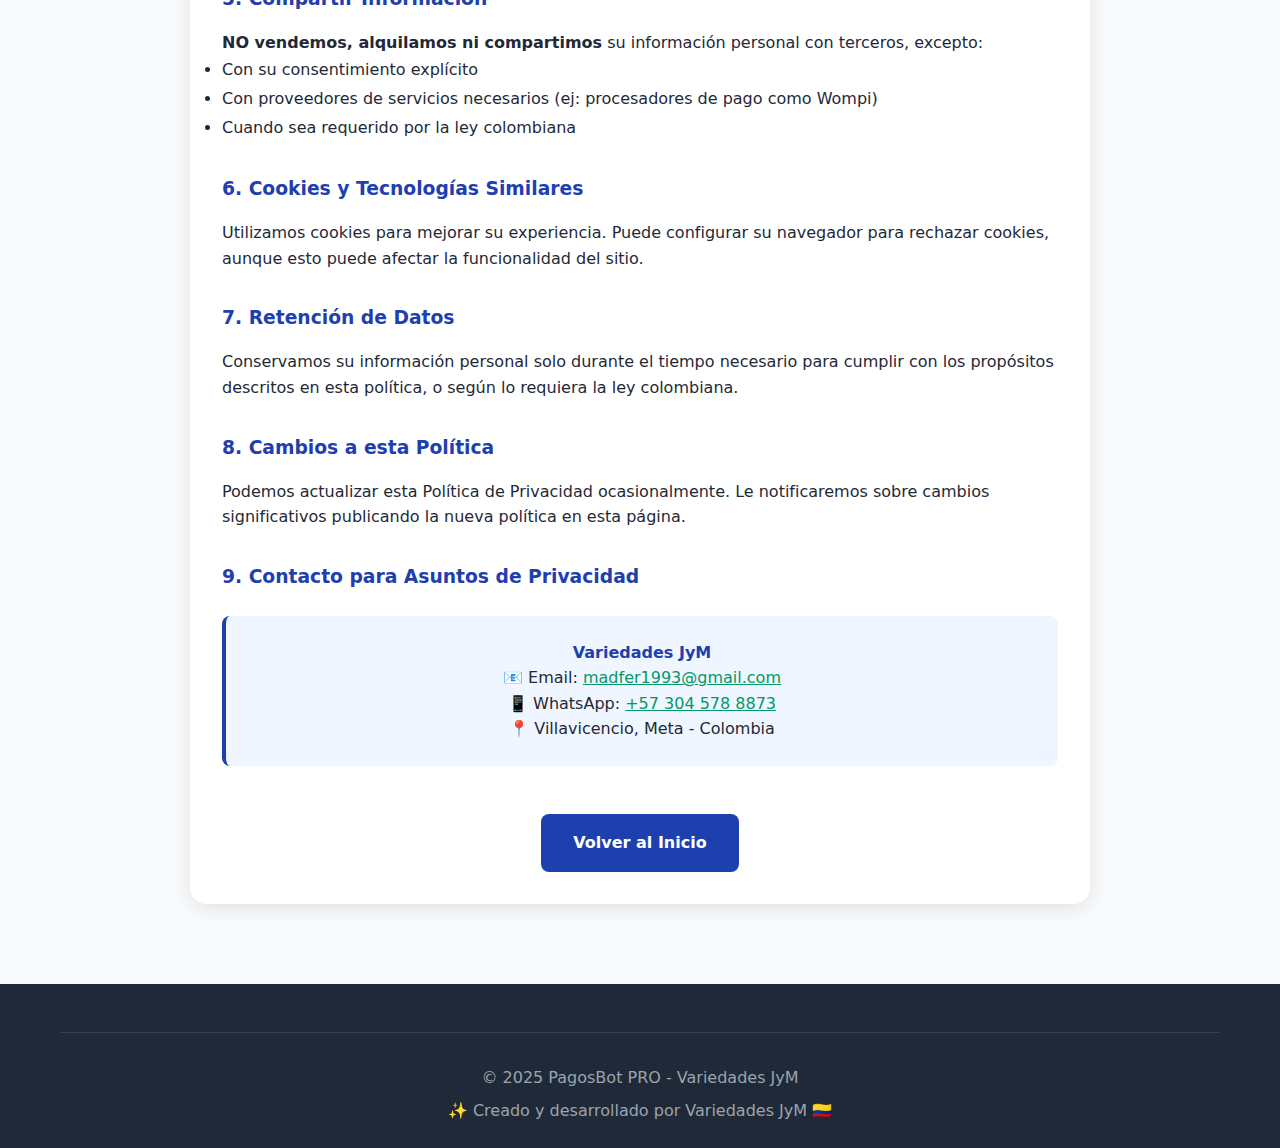
<file: privacidad.html>
<!DOCTYPE html>
<html lang="es">
<head>
    <meta charset="UTF-8">
    <meta name="viewport" content="width=device-width, initial-scale=1.0">
    <title>Política de Privacidad - PagosBot PRO</title>
    <link rel="stylesheet" href="css/styles.css">
    <style>
        .privacy-page {
            max-width: 900px;
            margin: 100px auto 50px;
            padding: 2rem;
            background: white;
            border-radius: 16px;
            box-shadow: 0 4px 20px rgba(0,0,0,0.1);
        }
        
        .back-button {
            display: inline-flex;
            align-items: center;
            gap: 0.5rem;
            color: #1e40af;
            text-decoration: none;
            font-weight: 600;
            margin-bottom: 2rem;
            transition: all 0.3s;
        }
        
        .back-button:hover {
            gap: 1rem;
        }
        
        .section-privacy {
            margin: 2rem 0;
        }
        
        .section-privacy h3 {
            color: #1e40af;
            margin: 1.5rem 0 1rem;
        }
        
        .info-box {
            background: #d1fae5;
            border-left: 4px solid #059669;
            padding: 1.5rem;
            margin: 1.5rem 0;
            border-radius: 8px;
        }
        
        .law-box {
            background: #eff6ff;
            border-left: 4px solid #1e40af;
            padding: 1.5rem;
            margin: 1.5rem 0;
            border-radius: 8px;
        }
    </style>
</head>
<body>
    <!-- Header Simple -->
    <nav class="navbar">
        <div class="container">
            <h1 class="logo">🤖 PagosBot PRO</h1>
        </div>
    </nav>

    <div class="privacy-page">
        <a href="index.html" class="back-button">← Volver al inicio</a>
        
        <h1 style="color: #1e40af; margin-bottom: 1rem;">🔒 Política de Privacidad</h1>
        <p style="color: #666; margin-bottom: 2rem;">Última actualización: 15 de Octubre de 2025</p>
        
        <div class="info-box">
            <p style="margin: 0; font-weight: 600; color: #065f46;">
                ✅ Cumplimos con la Ley 1581 de 2012 (Habeas Data) de protección de datos personales en Colombia
            </p>
        </div>

        <div class="section-privacy">
            <h3>1. Información que Recopilamos</h3>
            <p>Al utilizar PagosBot PRO, podemos recopilar la siguiente información:</p>
            <ul style="line-height: 1.8;">
                <li><strong>Información de contacto:</strong> Nombre, correo electrónico, número de teléfono</li>
                <li><strong>Información de pago:</strong> Datos procesados por Wompi (no almacenamos información de tarjetas)</li>
                <li><strong>Información de uso:</strong> Datos sobre cómo utiliza el software</li>
                <li><strong>Datos técnicos:</strong> Dirección IP, tipo de navegador, sistema operativo</li>
            </ul>
        </div>

        <div class="section-privacy">
            <h3>2. Uso de la Información</h3>
            <p>Utilizamos su información para:</p>
            <ul style="line-height: 1.8;">
                <li>Procesar su compra y entregar el producto</li>
                <li>Proporcionar soporte técnico</li>
                <li>Enviar actualizaciones y comunicaciones importantes</li>
                <li>Mejorar nuestros productos y servicios</li>
                <li>Cumplir con obligaciones legales</li>
            </ul>
        </div>

        <div class="section-privacy">
            <h3>3. Protección de Datos</h3>
            
            <div class="info-box">
                <p style="margin: 0 0 0.5rem 0; font-weight: 600; color: #065f46;">
                    🔐 Medidas de Seguridad Implementadas:
                </p>
                <ul style="margin: 0 0 0 1.5rem; line-height: 1.8; color: #065f46;">
                    <li>Encriptación de datos en tránsito y en reposo</li>
                    <li>Acceso restringido a información personal</li>
                    <li>Auditorías de seguridad regulares</li>
                    <li>Cumplimiento con estándares internacionales</li>
                </ul>
            </div>
        </div>

        <div class="section-privacy">
            <h3>4. Sus Derechos (Ley 1581 de 2012 - Habeas Data)</h3>
            
            <div class="law-box">
                <p style="margin: 0 0 0.5rem 0; font-weight: 600; color: #1e40af;">
                    📜 Según la Ley 1581 de 2012, usted tiene derecho a:
                </p>
                <ul style="margin: 0 0 0 1.5rem; line-height: 1.8; color: #333;">
                    <li><strong>Acceder:</strong> Conocer sus datos personales en nuestra base de datos</li>
                    <li><strong>Actualizar:</strong> Corregir datos inexactos o incompletos</li>
                    <li><strong>Rectificar:</strong> Modificar información errónea</li>
                    <li><strong>Suprimir:</strong> Solicitar eliminación de datos (salvo obligación legal)</li>
                    <li><strong>Revocar:</strong> Retirar autorización en cualquier momento</li>
                    <li><strong>Oponerse:</strong> No permitir ciertos usos de sus datos</li>
                </ul>
            </div>
            
            <p style="margin-top: 1rem;">
                <strong>Para ejercer sus derechos, contáctenos en:</strong> 
                <a href="mailto:madfer1993@gmail.com" style="color: #059669; text-decoration: underline;">madfer1993@gmail.com</a>
            </p>
        </div>

        <div class="section-privacy">
            <h3>5. Compartir Información</h3>
            <p><strong>NO vendemos, alquilamos ni compartimos</strong> su información personal con terceros, excepto:</p>
            <ul style="line-height: 1.8;">
                <li>Con su consentimiento explícito</li>
                <li>Con proveedores de servicios necesarios (ej: procesadores de pago como Wompi)</li>
                <li>Cuando sea requerido por la ley colombiana</li>
            </ul>
        </div>

        <div class="section-privacy">
            <h3>6. Cookies y Tecnologías Similares</h3>
            <p>
                Utilizamos cookies para mejorar su experiencia. Puede configurar su navegador para rechazar cookies, 
                aunque esto puede afectar la funcionalidad del sitio.
            </p>
        </div>

        <div class="section-privacy">
            <h3>7. Retención de Datos</h3>
            <p>
                Conservamos su información personal solo durante el tiempo necesario para cumplir con los propósitos 
                descritos en esta política, o según lo requiera la ley colombiana.
            </p>
        </div>

        <div class="section-privacy">
            <h3>8. Cambios a esta Política</h3>
            <p>
                Podemos actualizar esta Política de Privacidad ocasionalmente. Le notificaremos sobre cambios 
                significativos publicando la nueva política en esta página.
            </p>
        </div>

        <div class="section-privacy">
            <h3>9. Contacto para Asuntos de Privacidad</h3>
            
            <div class="law-box">
                <p style="margin: 0; text-align: center;">
                    <strong style="color: #1e40af;">Variedades JyM</strong><br>
                    📧 Email: <a href="mailto:madfer1993@gmail.com" style="color: #059669; text-decoration: underline;">madfer1993@gmail.com</a><br>
                    📱 WhatsApp: <a href="https://wa.me/573045788873" target="_blank" style="color: #059669; text-decoration: underline;">+57 304 578 8873</a><br>
                    📍 Villavicencio, Meta - Colombia
                </p>
            </div>
        </div>

        <div style="text-align: center; margin-top: 3rem;">
            <a href="index.html" class="btn-primary">Volver al Inicio</a>
        </div>
    </div>

    <footer style="margin-top: 5rem;">
        <div class="container">
            <div class="footer-bottom">
                <p>&copy; 2025 PagosBot PRO - Variedades JyM</p>
                <p>✨ Creado y desarrollado por Variedades JyM 🇨🇴</p>
            </div>
        </div>
    </footer>
</body>
</html>
</file>
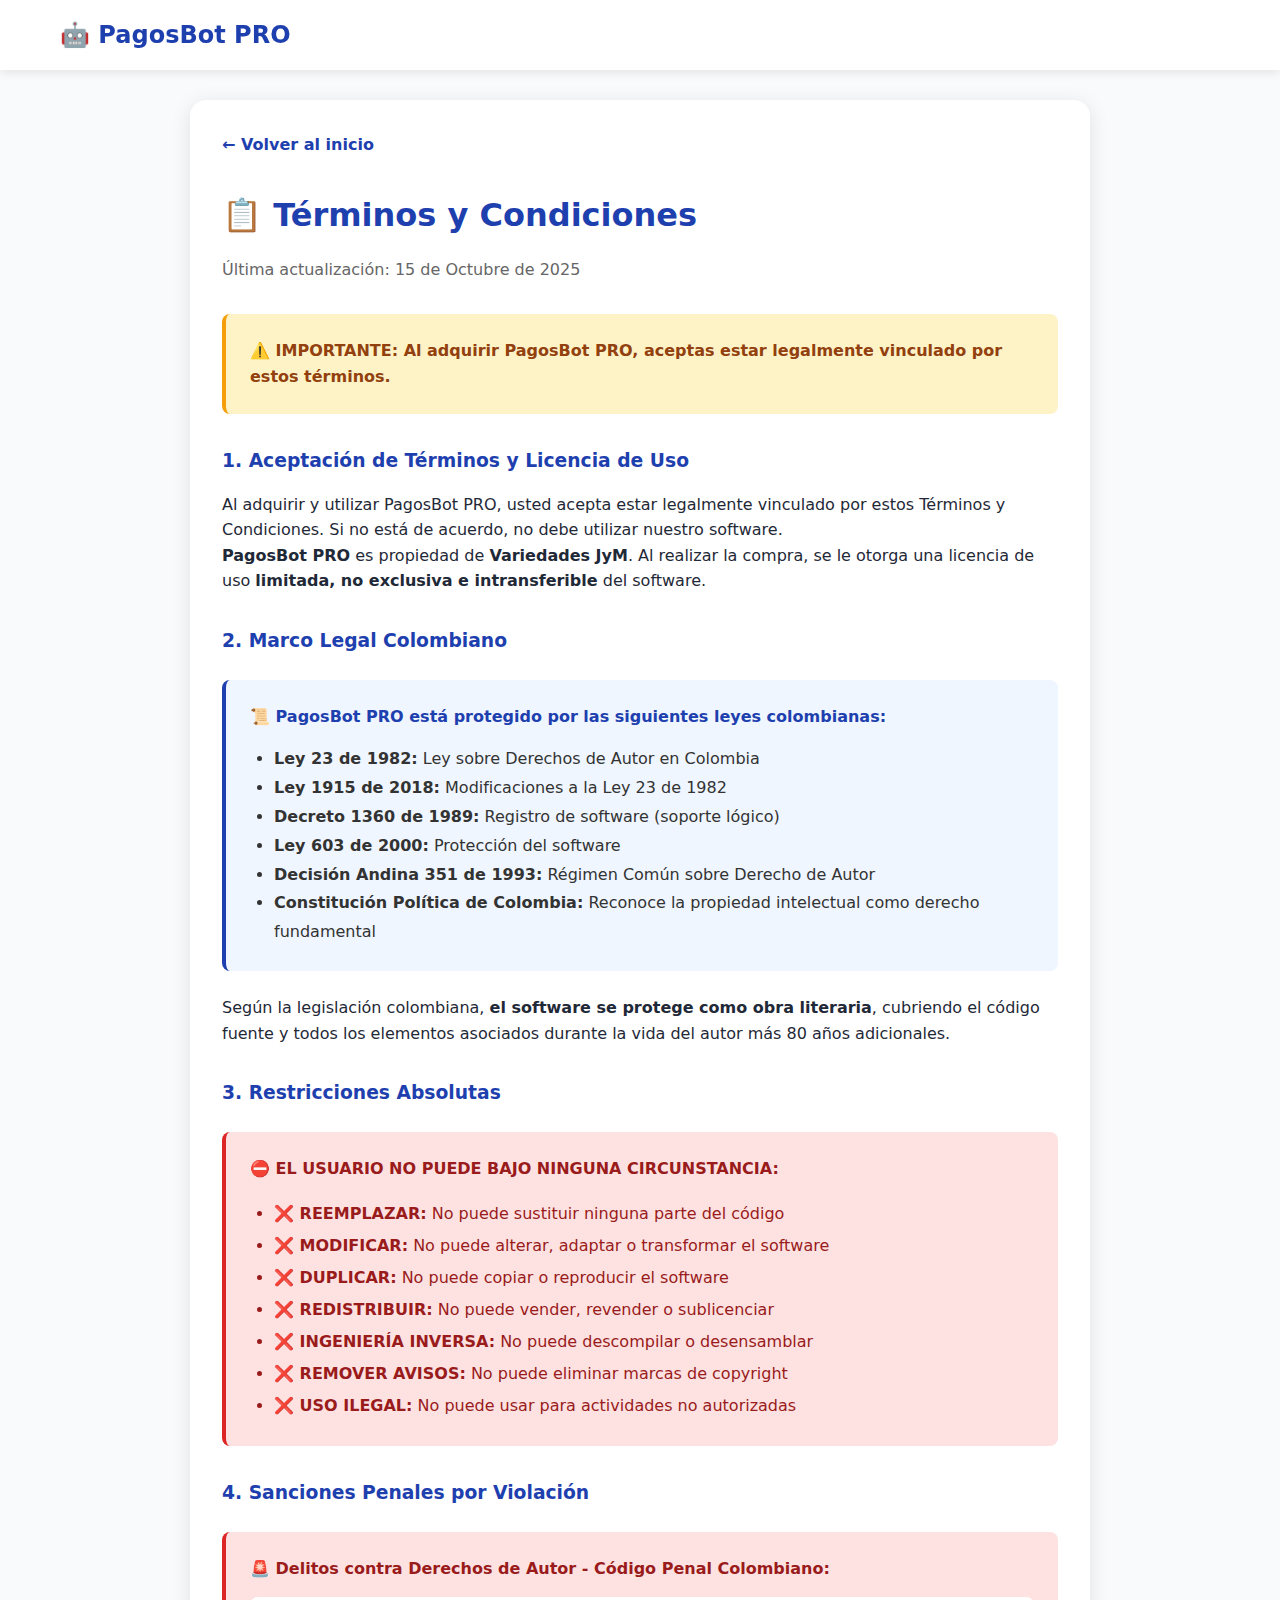
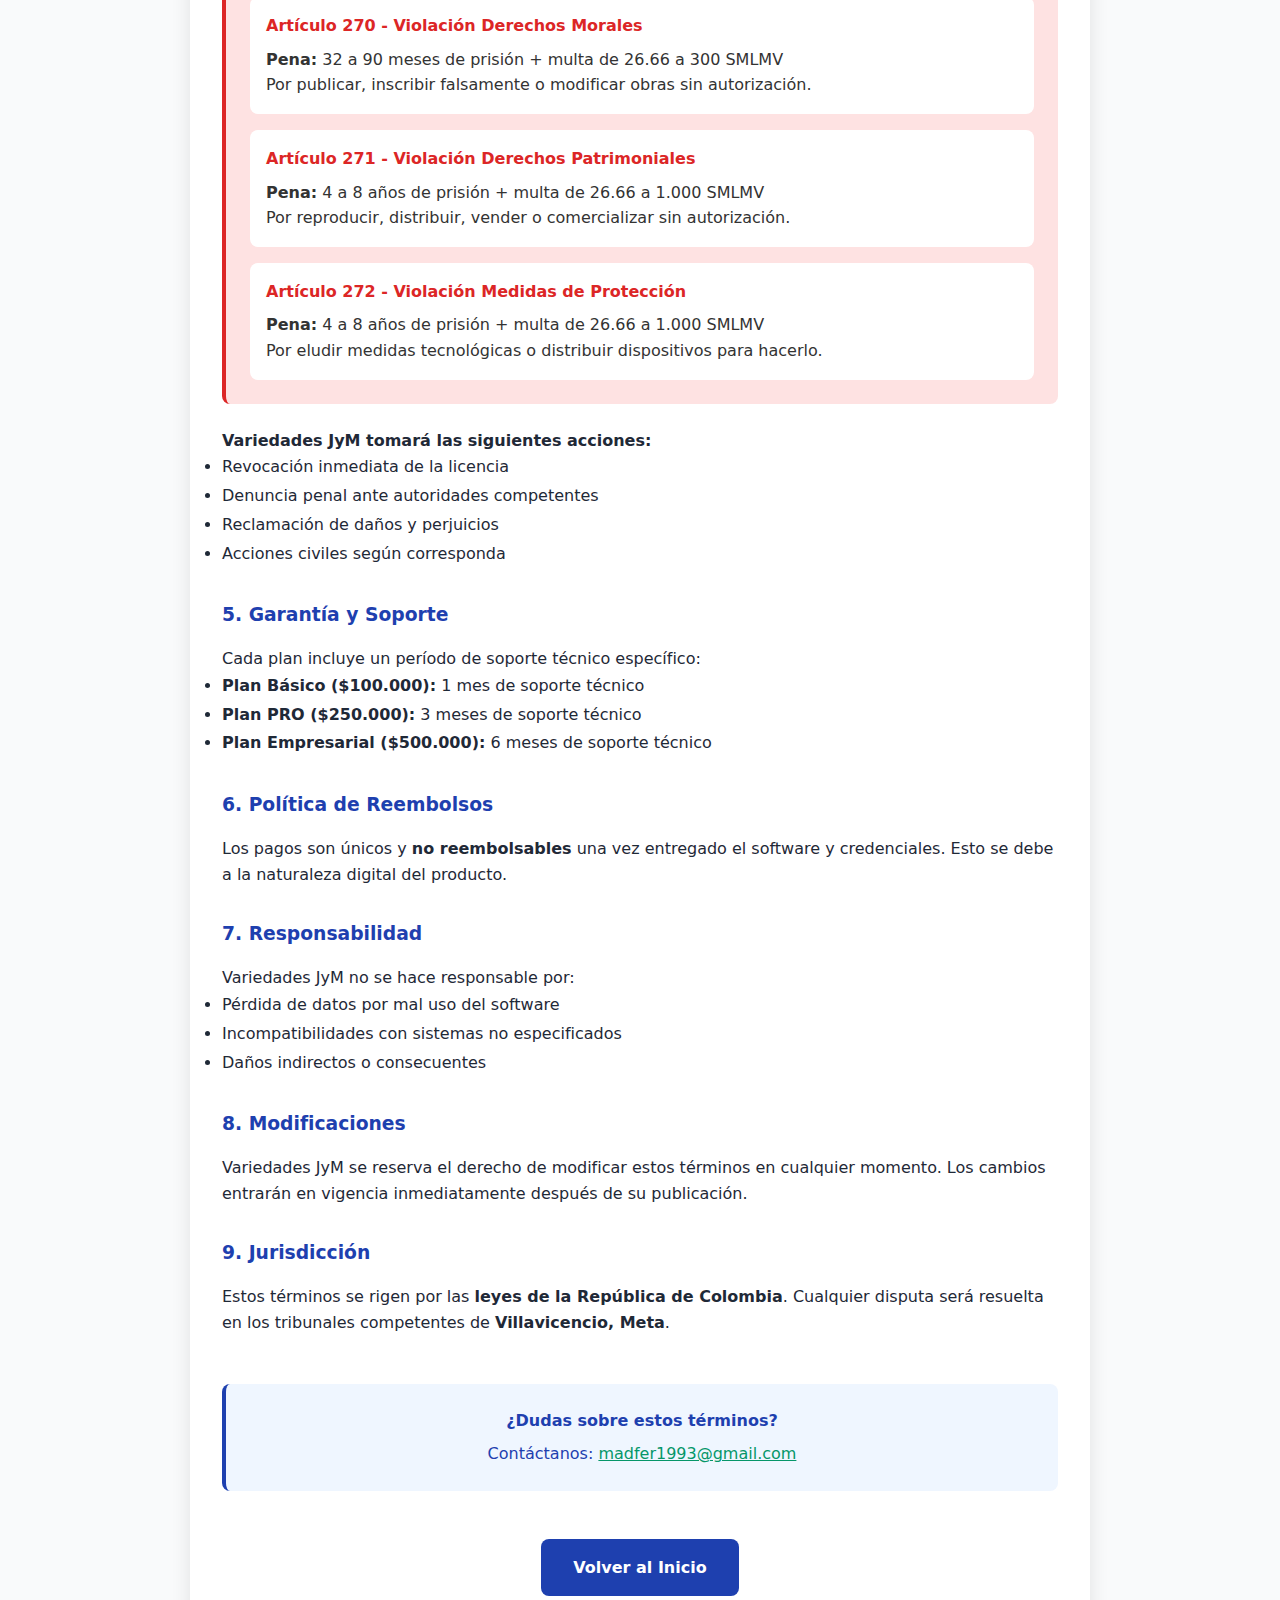
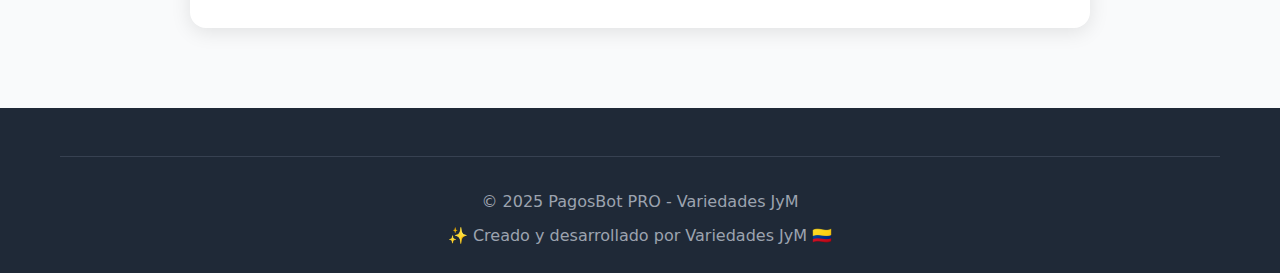
<file: terminos.html>
<!DOCTYPE html>
<html lang="es">
<head>
    <meta charset="UTF-8">
    <meta name="viewport" content="width=device-width, initial-scale=1.0">
    <title>Términos y Condiciones - PagosBot PRO</title>
    <link rel="stylesheet" href="css/styles.css">
    <style>
        .terms-page {
            max-width: 900px;
            margin: 100px auto 50px;
            padding: 2rem;
            background: white;
            border-radius: 16px;
            box-shadow: 0 4px 20px rgba(0,0,0,0.1);
        }
        
        .back-button {
            display: inline-flex;
            align-items: center;
            gap: 0.5rem;
            color: #1e40af;
            text-decoration: none;
            font-weight: 600;
            margin-bottom: 2rem;
            transition: all 0.3s;
        }
        
        .back-button:hover {
            gap: 1rem;
        }
        
        .section-terms {
            margin: 2rem 0;
        }
        
        .section-terms h3 {
            color: #1e40af;
            margin: 1.5rem 0 1rem;
        }
        
        .legal-box {
            background: #eff6ff;
            border-left: 4px solid #1e40af;
            padding: 1.5rem;
            margin: 1.5rem 0;
            border-radius: 8px;
        }
        
        .warning-box {
            background: #fef3c7;
            border-left: 4px solid #f59e0b;
            padding: 1.5rem;
            margin: 1.5rem 0;
            border-radius: 8px;
        }
        
        .danger-box {
            background: #fee2e2;
            border-left: 4px solid #dc2626;
            padding: 1.5rem;
            margin: 1.5rem 0;
            border-radius: 8px;
        }
    </style>
</head>
<body>
    <!-- Header Simple -->
    <nav class="navbar">
        <div class="container">
            <h1 class="logo">🤖 PagosBot PRO</h1>
        </div>
    </nav>

    <div class="terms-page">
        <a href="index.html" class="back-button">← Volver al inicio</a>
        
        <h1 style="color: #1e40af; margin-bottom: 1rem;">📋 Términos y Condiciones</h1>
        <p style="color: #666; margin-bottom: 2rem;">Última actualización: 15 de Octubre de 2025</p>
        
        <div class="warning-box">
            <p style="margin: 0; font-weight: 600; color: #92400e;">
                ⚠️ IMPORTANTE: Al adquirir PagosBot PRO, aceptas estar legalmente vinculado por estos términos.
            </p>
        </div>

        <div class="section-terms">
            <h3>1. Aceptación de Términos y Licencia de Uso</h3>
            <p>
                Al adquirir y utilizar PagosBot PRO, usted acepta estar legalmente vinculado por estos Términos y Condiciones. 
                Si no está de acuerdo, no debe utilizar nuestro software.
            </p>
            <p>
                <strong>PagosBot PRO</strong> es propiedad de <strong>Variedades JyM</strong>. Al realizar la compra, 
                se le otorga una licencia de uso <strong>limitada, no exclusiva e intransferible</strong> del software.
            </p>
        </div>

        <div class="section-terms">
            <h3>2. Marco Legal Colombiano</h3>
            
            <div class="legal-box">
                <p style="margin: 0 0 1rem 0; font-weight: 600; color: #1e40af;">
                    📜 PagosBot PRO está protegido por las siguientes leyes colombianas:
                </p>
                <ul style="margin: 0 0 0 1.5rem; line-height: 1.8; color: #333;">
                    <li><strong>Ley 23 de 1982:</strong> Ley sobre Derechos de Autor en Colombia</li>
                    <li><strong>Ley 1915 de 2018:</strong> Modificaciones a la Ley 23 de 1982</li>
                    <li><strong>Decreto 1360 de 1989:</strong> Registro de software (soporte lógico)</li>
                    <li><strong>Ley 603 de 2000:</strong> Protección del software</li>
                    <li><strong>Decisión Andina 351 de 1993:</strong> Régimen Común sobre Derecho de Autor</li>
                    <li><strong>Constitución Política de Colombia:</strong> Reconoce la propiedad intelectual como derecho fundamental</li>
                </ul>
            </div>
            
            <p>
                Según la legislación colombiana, <strong>el software se protege como obra literaria</strong>, 
                cubriendo el código fuente y todos los elementos asociados durante la vida del autor más 80 años adicionales.
            </p>
        </div>

        <div class="section-terms">
            <h3>3. Restricciones Absolutas</h3>
            
            <div class="danger-box">
                <p style="margin: 0 0 1rem 0; font-weight: 600; color: #991b1b;">
                    ⛔ EL USUARIO NO PUEDE BAJO NINGUNA CIRCUNSTANCIA:
                </p>
                <ul style="margin: 0 0 0 1.5rem; line-height: 2; color: #991b1b;">
                    <li><strong>❌ REEMPLAZAR:</strong> No puede sustituir ninguna parte del código</li>
                    <li><strong>❌ MODIFICAR:</strong> No puede alterar, adaptar o transformar el software</li>
                    <li><strong>❌ DUPLICAR:</strong> No puede copiar o reproducir el software</li>
                    <li><strong>❌ REDISTRIBUIR:</strong> No puede vender, revender o sublicenciar</li>
                    <li><strong>❌ INGENIERÍA INVERSA:</strong> No puede descompilar o desensamblar</li>
                    <li><strong>❌ REMOVER AVISOS:</strong> No puede eliminar marcas de copyright</li>
                    <li><strong>❌ USO ILEGAL:</strong> No puede usar para actividades no autorizadas</li>
                </ul>
            </div>
        </div>

        <div class="section-terms">
            <h3>4. Sanciones Penales por Violación</h3>
            
            <div class="danger-box">
                <p style="margin: 0 0 1rem 0; font-weight: 600; color: #991b1b;">
                    🚨 Delitos contra Derechos de Autor - Código Penal Colombiano:
                </p>
                
                <div style="background: white; padding: 1rem; border-radius: 8px; margin-bottom: 1rem;">
                    <h4 style="color: #dc2626; margin-bottom: 0.5rem;">Artículo 270 - Violación Derechos Morales</h4>
                    <p style="margin: 0; color: #333;">
                        <strong>Pena:</strong> 32 a 90 meses de prisión + multa de 26.66 a 300 SMLMV<br>
                        Por publicar, inscribir falsamente o modificar obras sin autorización.
                    </p>
                </div>
                
                <div style="background: white; padding: 1rem; border-radius: 8px; margin-bottom: 1rem;">
                    <h4 style="color: #dc2626; margin-bottom: 0.5rem;">Artículo 271 - Violación Derechos Patrimoniales</h4>
                    <p style="margin: 0; color: #333;">
                        <strong>Pena:</strong> 4 a 8 años de prisión + multa de 26.66 a 1.000 SMLMV<br>
                        Por reproducir, distribuir, vender o comercializar sin autorización.
                    </p>
                </div>
                
                <div style="background: white; padding: 1rem; border-radius: 8px;">
                    <h4 style="color: #dc2626; margin-bottom: 0.5rem;">Artículo 272 - Violación Medidas de Protección</h4>
                    <p style="margin: 0; color: #333;">
                        <strong>Pena:</strong> 4 a 8 años de prisión + multa de 26.66 a 1.000 SMLMV<br>
                        Por eludir medidas tecnológicas o distribuir dispositivos para hacerlo.
                    </p>
                </div>
            </div>
            
            <p><strong>Variedades JyM tomará las siguientes acciones:</strong></p>
            <ul style="line-height: 1.8;">
                <li>Revocación inmediata de la licencia</li>
                <li>Denuncia penal ante autoridades competentes</li>
                <li>Reclamación de daños y perjuicios</li>
                <li>Acciones civiles según corresponda</li>
            </ul>
        </div>

        <div class="section-terms">
            <h3>5. Garantía y Soporte</h3>
            <p>Cada plan incluye un período de soporte técnico específico:</p>
            <ul style="line-height: 1.8;">
                <li><strong>Plan Básico ($100.000):</strong> 1 mes de soporte técnico</li>
                <li><strong>Plan PRO ($250.000):</strong> 3 meses de soporte técnico</li>
                <li><strong>Plan Empresarial ($500.000):</strong> 6 meses de soporte técnico</li>
            </ul>
        </div>

        <div class="section-terms">
            <h3>6. Política de Reembolsos</h3>
            <p>
                Los pagos son únicos y <strong>no reembolsables</strong> una vez entregado el software y credenciales. 
                Esto se debe a la naturaleza digital del producto.
            </p>
        </div>

        <div class="section-terms">
            <h3>7. Responsabilidad</h3>
            <p>Variedades JyM no se hace responsable por:</p>
            <ul style="line-height: 1.8;">
                <li>Pérdida de datos por mal uso del software</li>
                <li>Incompatibilidades con sistemas no especificados</li>
                <li>Daños indirectos o consecuentes</li>
            </ul>
        </div>

        <div class="section-terms">
            <h3>8. Modificaciones</h3>
            <p>
                Variedades JyM se reserva el derecho de modificar estos términos en cualquier momento. 
                Los cambios entrarán en vigencia inmediatamente después de su publicación.
            </p>
        </div>

        <div class="section-terms">
            <h3>9. Jurisdicción</h3>
            <p>
                Estos términos se rigen por las <strong>leyes de la República de Colombia</strong>. 
                Cualquier disputa será resuelta en los tribunales competentes de <strong>Villavicencio, Meta</strong>.
            </p>
        </div>

        <div class="legal-box" style="margin-top: 3rem; text-align: center;">
            <p style="margin: 0; font-weight: 600; color: #1e40af;">¿Dudas sobre estos términos?</p>
            <p style="margin: 0.5rem 0 0 0; color: #1e40af;">
                Contáctanos: <a href="mailto:madfer1993@gmail.com" style="color: #059669; text-decoration: underline;">madfer1993@gmail.com</a>
            </p>
        </div>

        <div style="text-align: center; margin-top: 3rem;">
            <a href="index.html" class="btn-primary">Volver al Inicio</a>
        </div>
    </div>

    <footer style="margin-top: 5rem;">
        <div class="container">
            <div class="footer-bottom">
                <p>&copy; 2025 PagosBot PRO - Variedades JyM</p>
                <p>✨ Creado y desarrollado por Variedades JyM 🇨🇴</p>
            </div>
        </div>
    </footer>
</body>
</html>
</file>
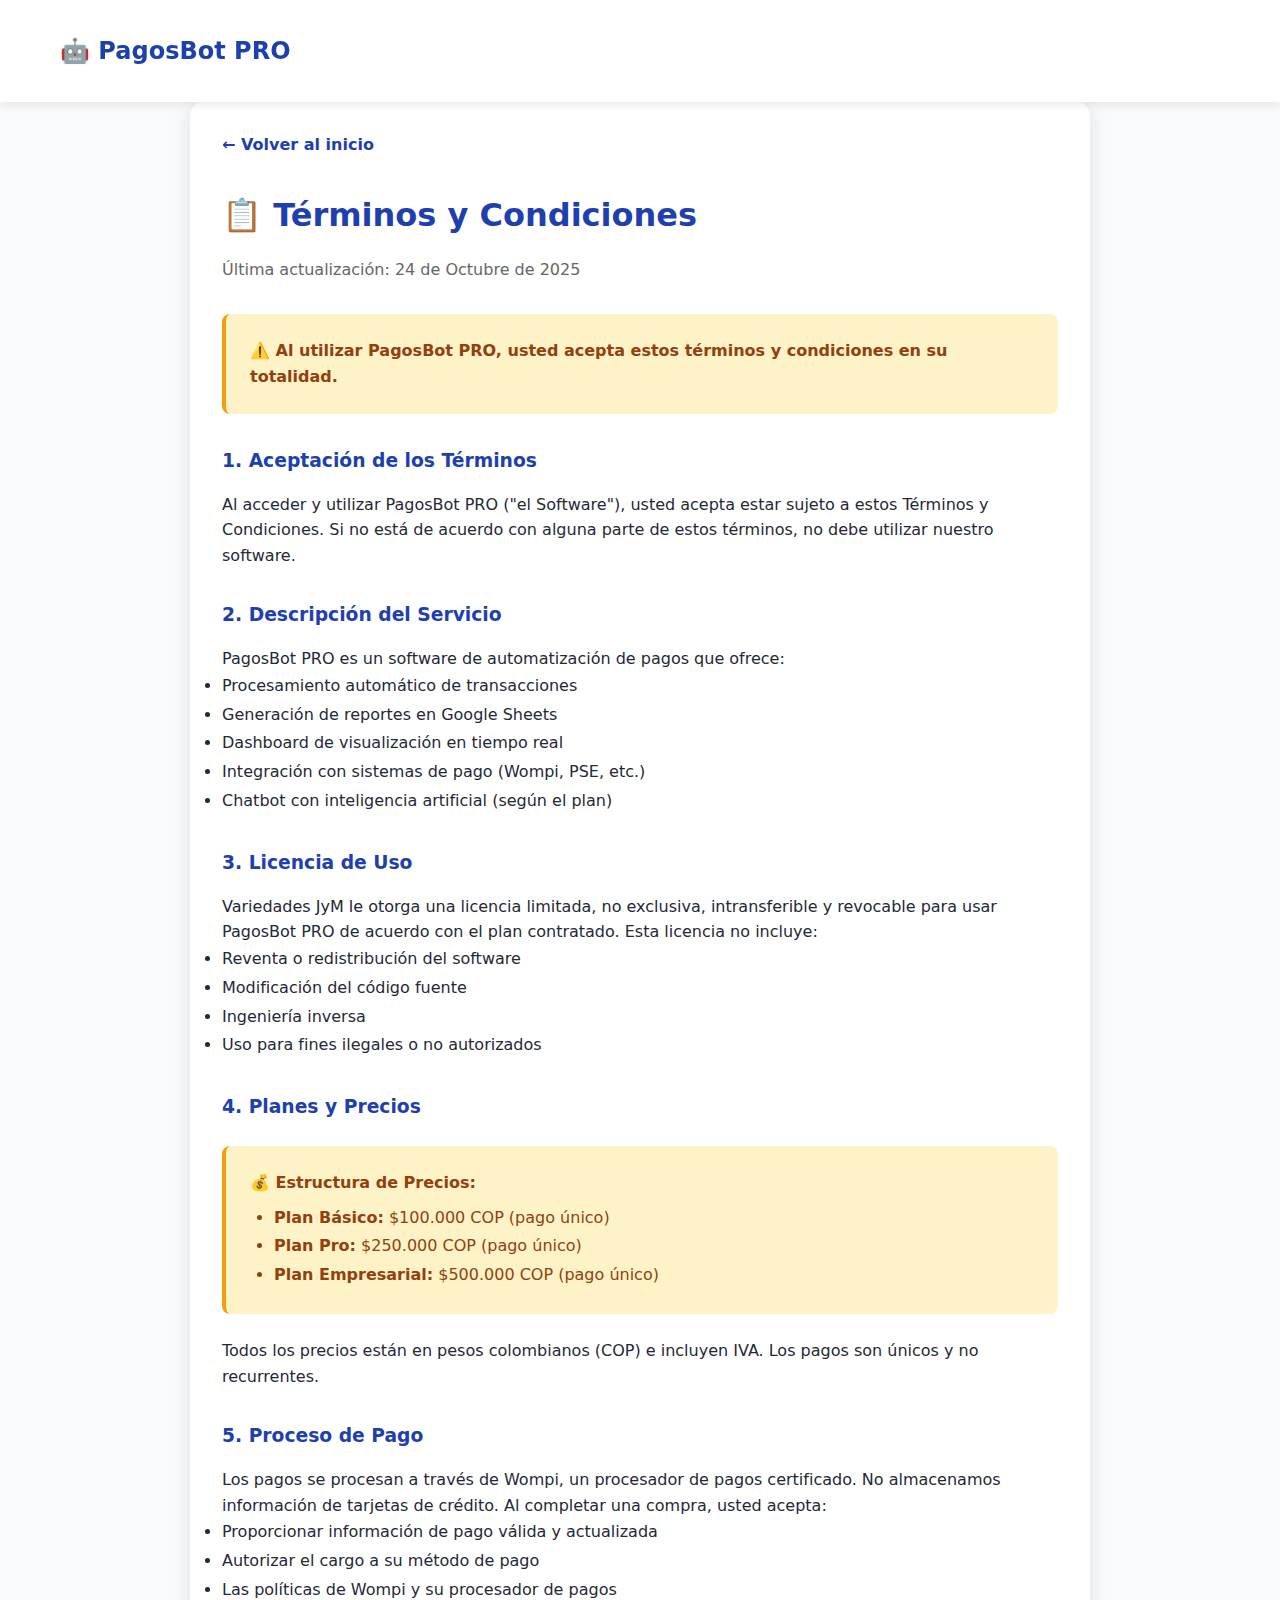
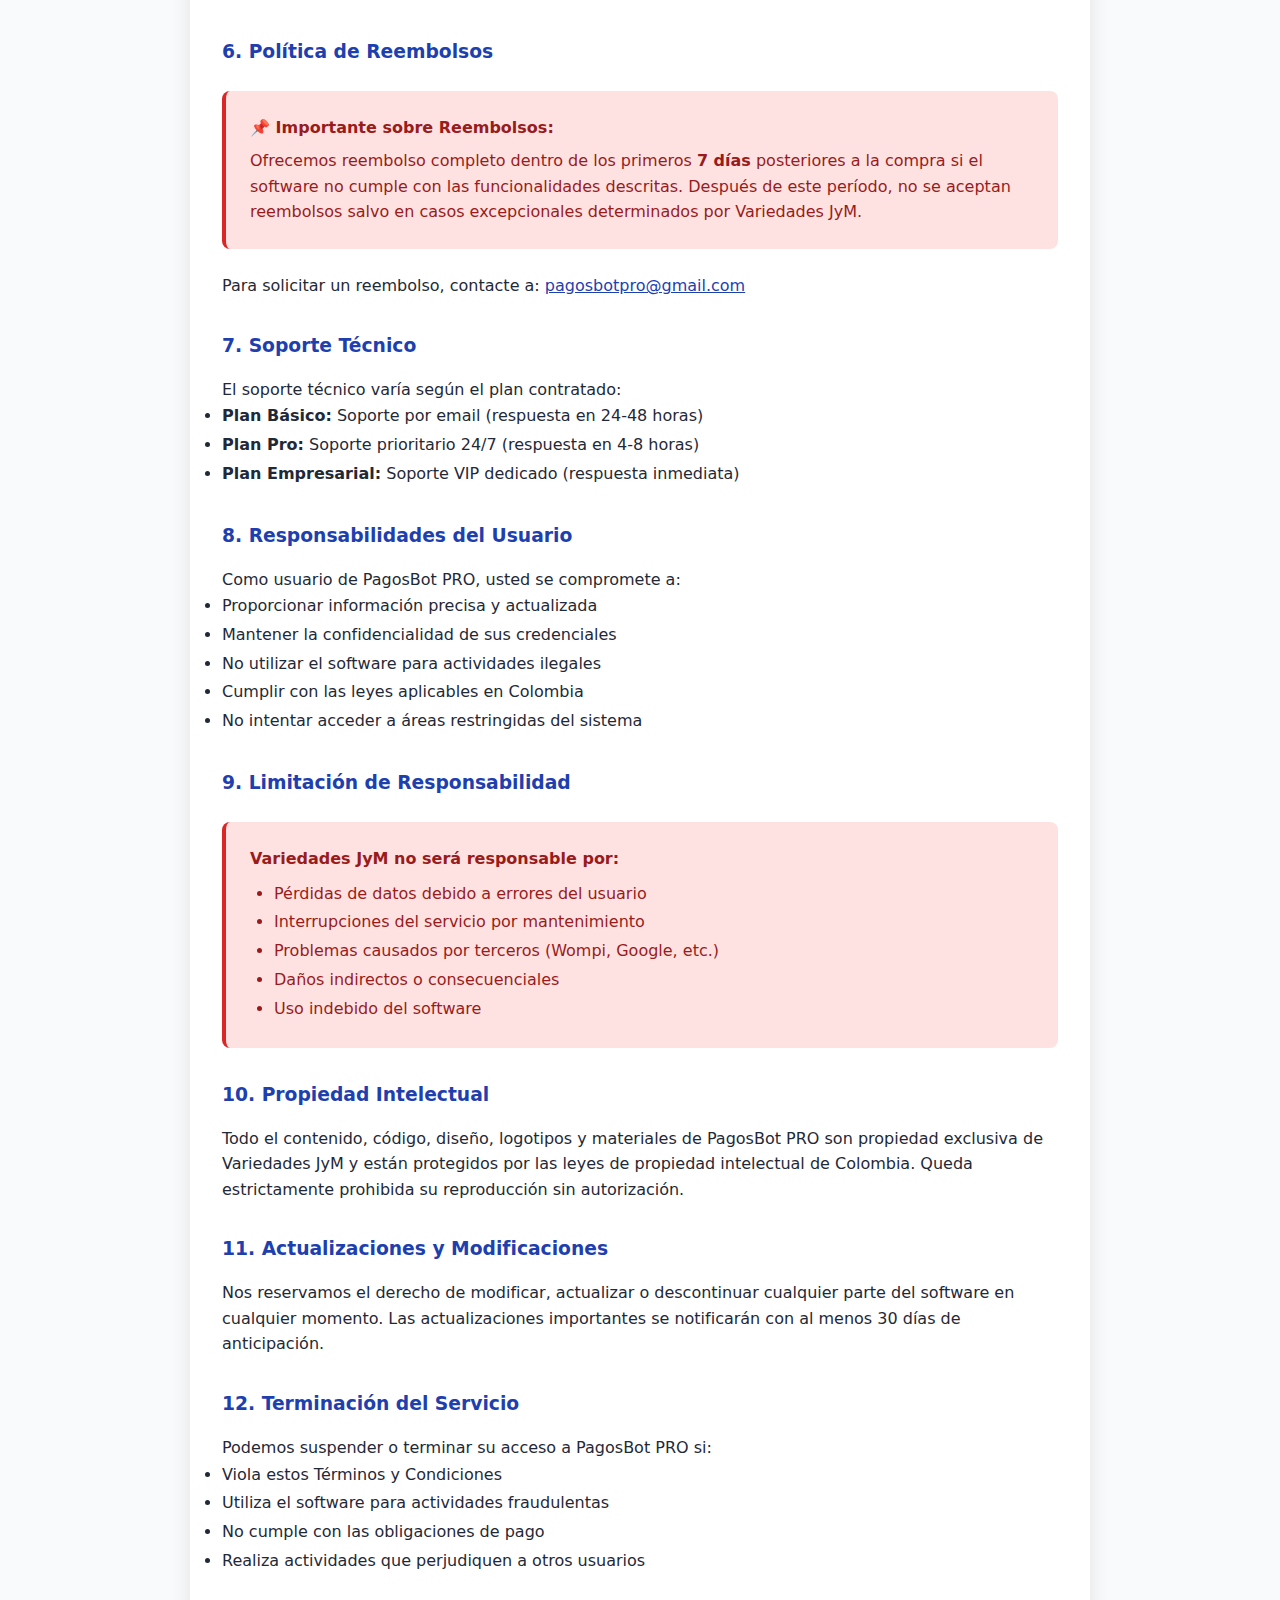
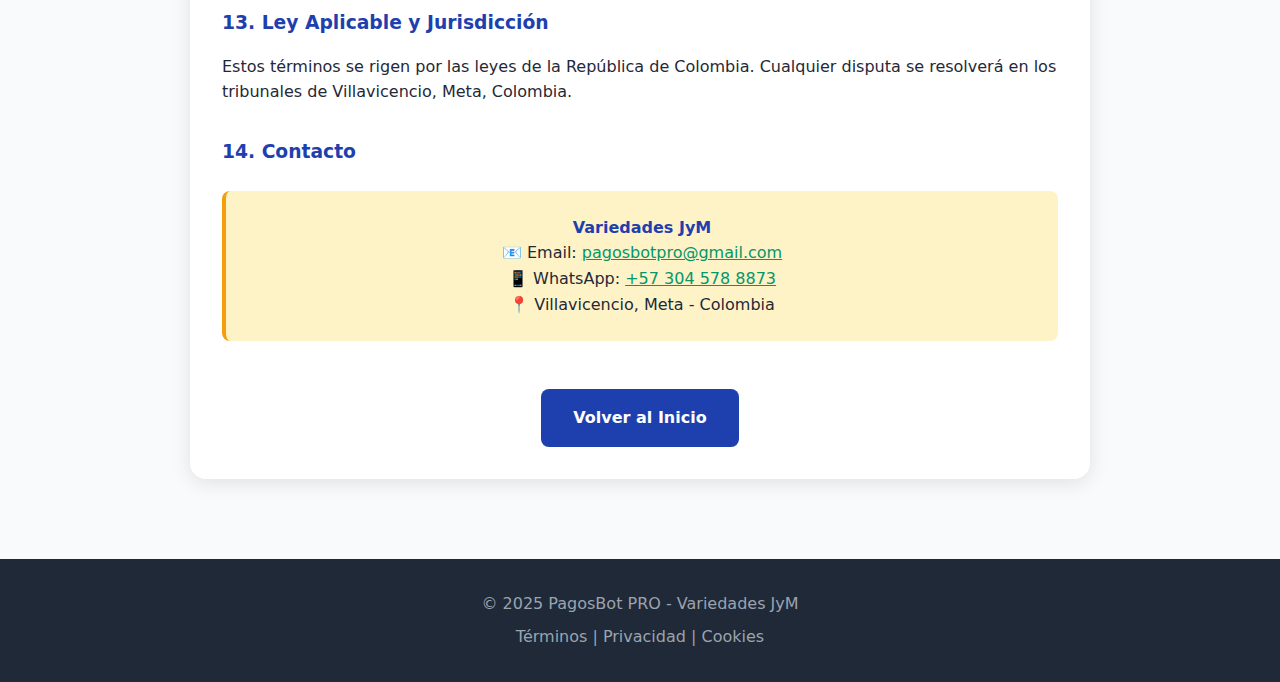
<file: términos.html>
<!DOCTYPE html>
<html lang="es">
<head>
    <meta charset="UTF-8">
    <meta name="viewport" content="width=device-width, initial-scale=1.0">
    <title>Términos y Condiciones - PagosBot PRO</title>
    <link rel="stylesheet" href="css/styles.css">
    <style>
        .terms-page {
            max-width: 900px;
            margin: 100px auto 50px;
            padding: 2rem;
            background: white;
            border-radius: 16px;
            box-shadow: 0 4px 20px rgba(0,0,0,0.1);
        }
        
        .back-button {
            display: inline-flex;
            align-items: center;
            gap: 0.5rem;
            color: #1e40af;
            text-decoration: none;
            font-weight: 600;
            margin-bottom: 2rem;
            transition: all 0.3s;
        }
        
        .back-button:hover {
            gap: 1rem;
        }
        
        .section-terms {
            margin: 2rem 0;
        }
        
        .section-terms h3 {
            color: #1e40af;
            margin: 1.5rem 0 1rem;
        }
        
        .highlight-box {
            background: #fef3c7;
            border-left: 4px solid #f59e0b;
            padding: 1.5rem;
            margin: 1.5rem 0;
            border-radius: 8px;
        }
        
        .important-box {
            background: #fee2e2;
            border-left: 4px solid #dc2626;
            padding: 1.5rem;
            margin: 1.5rem 0;
            border-radius: 8px;
        }
    </style>
</head>
<body>
    <!-- Header Simple -->
    <nav style="background: white; box-shadow: 0 2px 10px rgba(0,0,0,0.1); position: fixed; width: 100%; top: 0; z-index: 1000;">
        <div class="container" style="padding: 1rem 20px;">
            <h1 style="color: #1e40af; font-size: 1.5rem;">🤖 PagosBot PRO</h1>
        </div>
    </nav>

    <div class="terms-page">
        <a href="index.html" class="back-button">← Volver al inicio</a>
        
        <h1 style="color: #1e40af; margin-bottom: 1rem;">📋 Términos y Condiciones</h1>
        <p style="color: #666; margin-bottom: 2rem;">Última actualización: 24 de Octubre de 2025</p>
        
        <div class="highlight-box">
            <p style="margin: 0; font-weight: 600; color: #92400e;">
                ⚠️ Al utilizar PagosBot PRO, usted acepta estos términos y condiciones en su totalidad.
            </p>
        </div>

        <div class="section-terms">
            <h3>1. Aceptación de los Términos</h3>
            <p>
                Al acceder y utilizar PagosBot PRO ("el Software"), usted acepta estar sujeto a estos Términos y Condiciones. 
                Si no está de acuerdo con alguna parte de estos términos, no debe utilizar nuestro software.
            </p>
        </div>

        <div class="section-terms">
            <h3>2. Descripción del Servicio</h3>
            <p>PagosBot PRO es un software de automatización de pagos que ofrece:</p>
            <ul style="line-height: 1.8;">
                <li>Procesamiento automático de transacciones</li>
                <li>Generación de reportes en Google Sheets</li>
                <li>Dashboard de visualización en tiempo real</li>
                <li>Integración con sistemas de pago (Wompi, PSE, etc.)</li>
                <li>Chatbot con inteligencia artificial (según el plan)</li>
            </ul>
        </div>

        <div class="section-terms">
            <h3>3. Licencia de Uso</h3>
            <p>
                Variedades JyM le otorga una licencia limitada, no exclusiva, intransferible y revocable para usar 
                PagosBot PRO de acuerdo con el plan contratado. Esta licencia no incluye:
            </p>
            <ul style="line-height: 1.8;">
                <li>Reventa o redistribución del software</li>
                <li>Modificación del código fuente</li>
                <li>Ingeniería inversa</li>
                <li>Uso para fines ilegales o no autorizados</li>
            </ul>
        </div>

        <div class="section-terms">
            <h3>4. Planes y Precios</h3>
            
            <div class="highlight-box">
                <p style="margin: 0 0 0.5rem 0; font-weight: 600; color: #92400e;">
                    💰 Estructura de Precios:
                </p>
                <ul style="margin: 0 0 0 1.5rem; line-height: 1.8; color: #92400e;">
                    <li><strong>Plan Básico:</strong> $100.000 COP (pago único)</li>
                    <li><strong>Plan Pro:</strong> $250.000 COP (pago único)</li>
                    <li><strong>Plan Empresarial:</strong> $500.000 COP (pago único)</li>
                </ul>
            </div>
            
            <p style="margin-top: 1rem;">
                Todos los precios están en pesos colombianos (COP) e incluyen IVA. Los pagos son únicos y no recurrentes.
            </p>
        </div>

        <div class="section-terms">
            <h3>5. Proceso de Pago</h3>
            <p>
                Los pagos se procesan a través de Wompi, un procesador de pagos certificado. No almacenamos información 
                de tarjetas de crédito. Al completar una compra, usted acepta:
            </p>
            <ul style="line-height: 1.8;">
                <li>Proporcionar información de pago válida y actualizada</li>
                <li>Autorizar el cargo a su método de pago</li>
                <li>Las políticas de Wompi y su procesador de pagos</li>
            </ul>
        </div>

        <div class="section-terms">
            <h3>6. Política de Reembolsos</h3>
            
            <div class="important-box">
                <p style="margin: 0; font-weight: 600; color: #991b1b;">
                    📌 Importante sobre Reembolsos:
                </p>
                <p style="margin: 0.5rem 0 0 0; color: #991b1b;">
                    Ofrecemos reembolso completo dentro de los primeros <strong>7 días</strong> posteriores a la compra 
                    si el software no cumple con las funcionalidades descritas. Después de este período, no se aceptan 
                    reembolsos salvo en casos excepcionales determinados por Variedades JyM.
                </p>
            </div>
            
            <p style="margin-top: 1rem;">
                Para solicitar un reembolso, contacte a: 
                <a href="mailto:pagosbotpro@gmail.com" style="color: #1e40af;">pagosbotpro@gmail.com</a>
            </p>
        </div>

        <div class="section-terms">
            <h3>7. Soporte Técnico</h3>
            <p>El soporte técnico varía según el plan contratado:</p>
            <ul style="line-height: 1.8;">
                <li><strong>Plan Básico:</strong> Soporte por email (respuesta en 24-48 horas)</li>
                <li><strong>Plan Pro:</strong> Soporte prioritario 24/7 (respuesta en 4-8 horas)</li>
                <li><strong>Plan Empresarial:</strong> Soporte VIP dedicado (respuesta inmediata)</li>
            </ul>
        </div>

        <div class="section-terms">
            <h3>8. Responsabilidades del Usuario</h3>
            <p>Como usuario de PagosBot PRO, usted se compromete a:</p>
            <ul style="line-height: 1.8;">
                <li>Proporcionar información precisa y actualizada</li>
                <li>Mantener la confidencialidad de sus credenciales</li>
                <li>No utilizar el software para actividades ilegales</li>
                <li>Cumplir con las leyes aplicables en Colombia</li>
                <li>No intentar acceder a áreas restringidas del sistema</li>
            </ul>
        </div>

        <div class="section-terms">
            <h3>9. Limitación de Responsabilidad</h3>
            
            <div class="important-box">
                <p style="margin: 0; color: #991b1b;">
                    <strong>Variedades JyM no será responsable por:</strong>
                </p>
                <ul style="margin: 0.5rem 0 0 1.5rem; color: #991b1b; line-height: 1.8;">
                    <li>Pérdidas de datos debido a errores del usuario</li>
                    <li>Interrupciones del servicio por mantenimiento</li>
                    <li>Problemas causados por terceros (Wompi, Google, etc.)</li>
                    <li>Daños indirectos o consecuenciales</li>
                    <li>Uso indebido del software</li>
                </ul>
            </div>
        </div>

        <div class="section-terms">
            <h3>10. Propiedad Intelectual</h3>
            <p>
                Todo el contenido, código, diseño, logotipos y materiales de PagosBot PRO son propiedad exclusiva de 
                Variedades JyM y están protegidos por las leyes de propiedad intelectual de Colombia. Queda 
                estrictamente prohibida su reproducción sin autorización.
            </p>
        </div>

        <div class="section-terms">
            <h3>11. Actualizaciones y Modificaciones</h3>
            <p>
                Nos reservamos el derecho de modificar, actualizar o descontinuar cualquier parte del software en 
                cualquier momento. Las actualizaciones importantes se notificarán con al menos 30 días de anticipación.
            </p>
        </div>

        <div class="section-terms">
            <h3>12. Terminación del Servicio</h3>
            <p>
                Podemos suspender o terminar su acceso a PagosBot PRO si:
            </p>
            <ul style="line-height: 1.8;">
                <li>Viola estos Términos y Condiciones</li>
                <li>Utiliza el software para actividades fraudulentas</li>
                <li>No cumple con las obligaciones de pago</li>
                <li>Realiza actividades que perjudiquen a otros usuarios</li>
            </ul>
        </div>

        <div class="section-terms">
            <h3>13. Ley Aplicable y Jurisdicción</h3>
            <p>
                Estos términos se rigen por las leyes de la República de Colombia. Cualquier disputa se resolverá 
                en los tribunales de Villavicencio, Meta, Colombia.
            </p>
        </div>

        <div class="section-terms">
            <h3>14. Contacto</h3>
            
            <div class="highlight-box" style="text-align: center;">
                <p style="margin: 0;">
                    <strong style="color: #1e40af;">Variedades JyM</strong><br>
                    📧 Email: <a href="mailto:pagosbotpro@gmail.com" style="color: #059669; text-decoration: underline;">pagosbotpro@gmail.com</a><br>
                    📱 WhatsApp: <a href="https://wa.me/573045788873" target="_blank" style="color: #059669; text-decoration: underline;">+57 304 578 8873</a><br>
                    📍 Villavicencio, Meta - Colombia
                </p>
            </div>
        </div>

        <div style="text-align: center; margin-top: 3rem;">
            <a href="index.html" class="btn-primary">Volver al Inicio</a>
        </div>
    </div>

    <footer style="margin-top: 5rem; background: #1f2937; padding: 2rem 20px;">
        <div class="container">
            <div style="text-align: center; color: #9ca3af;">
                <p>&copy; 2025 PagosBot PRO - Variedades JyM</p>
                <p style="margin-top: 0.5rem;">
                    <a href="terminos.html" style="color: #9ca3af; text-decoration: none;">Términos</a> | 
                    <a href="privacidad.html" style="color: #9ca3af; text-decoration: none;">Privacidad</a> | 
                    <a href="cookies.html" style="color: #9ca3af; text-decoration: none;">Cookies</a>
                </p>
            </div>
        </div>
    </footer>
</body>
</html>
</file>
<file: css/styles.css>
/* styles.css - ESTILOS COMPLETOS Y RESPONSIVOS PagosBot PRO */

:root {
    --primary-blue: #1e40af;
    --primary-green: #059669;
    --secondary-blue: #3b82f6;
    --accent-orange: #f59e0b;
    --accent-red: #dc2626;
    --gray-bg: #f9fafb;
    --text-dark: #1f2937;
    --text-light: #6b7280;
    --white: #ffffff;
    --border-light: #e5e7eb;
}

* {
    margin: 0;
    padding: 0;
    box-sizing: border-box;
}

body {
    font-family: 'Segoe UI', system-ui, sans-serif;
    line-height: 1.6;
    color: var(--text-dark);
    background: var(--gray-bg);
    overflow-x: hidden;
}

.container {
    max-width: 1200px;
    margin: 0 auto;
    padding: 0 20px;
}

/* ===== NAVIGATION ===== */
nav {
    background: var(--white);
    box-shadow: 0 2px 10px rgba(0,0,0,0.1);
    position: fixed;
    width: 100%;
    top: 0;
    z-index: 1000;
    padding: 1rem 0;
}

nav .container {
    display: flex;
    justify-content: space-between;
    align-items: center;
}

.logo {
    color: var(--primary-blue);
    font-size: 1.5rem;
    font-weight: 700;
}

nav ul {
    display: flex;
    list-style: none;
    gap: 2rem;
    align-items: center;
}

nav a {
    text-decoration: none;
    color: var(--text-dark);
    font-weight: 500;
    transition: color 0.3s;
}

nav a:hover {
    color: var(--primary-blue);
}

.mobile-menu-btn {
    display: none;
    background: none;
    border: none;
    font-size: 1.5rem;
    cursor: pointer;
    color: var(--text-dark);
}

/* ===== HERO SECTION ===== */
.hero {
    background: linear-gradient(135deg, var(--primary-blue) 0%, var(--primary-green) 100%);
    color: white;
    padding: 150px 0 100px;
    text-align: center;
    margin-top: 80px;
    width: 100%;
}

.hero h2 {
    font-size: 2.5rem;
    margin-bottom: 1rem;
    font-weight: 700;
    line-height: 1.2;
    padding: 0 20px;
}

.text-highlight {
    background: rgba(255,255,255,0.2);
    padding: 0.3rem 1rem;
    border-radius: 12px;
    display: inline-block;
    margin: 0.2rem 0;
}

.hero p {
    font-size: 1.2rem;
    margin-bottom: 2rem;
    opacity: 0.9;
    max-width: 600px;
    margin-left: auto;
    margin-right: auto;
    line-height: 1.6;
    padding: 0 20px;
}

.hero-buttons {
    display: flex;
    gap: 1rem;
    justify-content: center;
    flex-wrap: wrap;
    padding: 0 20px;
}

/* ===== BUTTONS ===== */
.btn-primary {
    background: var(--primary-blue);
    color: white;
    padding: 1rem 2rem;
    border-radius: 8px;
    text-decoration: none;
    font-weight: 600;
    border: none;
    cursor: pointer;
    transition: all 0.3s;
    display: inline-block;
    text-align: center;
    font-size: 1rem;
}

.btn-primary:hover {
    background: #1e3a8a;
    transform: translateY(-2px);
    box-shadow: 0 8px 25px rgba(30, 64, 175, 0.3);
}

.btn-secondary {
    background: transparent;
    color: white;
    padding: 1rem 2rem;
    border-radius: 8px;
    text-decoration: none;
    font-weight: 600;
    border: 2px solid white;
    cursor: pointer;
    transition: all 0.3s;
    display: inline-block;
    font-size: 1rem;
}

.btn-secondary:hover {
    background: white;
    color: var(--primary-blue);
}

/* ===== SECTIONS ===== */
section {
    padding: 5rem 0;
    width: 100%;
}

.bg-gray {
    background: var(--gray-bg);
}

h2 {
    text-align: center;
    font-size: 2.5rem;
    margin-bottom: 1rem;
    color: var(--text-dark);
    padding: 0 20px;
}

.subtitle {
    text-align: center;
    font-size: 1.2rem;
    color: var(--text-light);
    margin-bottom: 3rem;
    max-width: 600px;
    margin-left: auto;
    margin-right: auto;
    padding: 0 20px;
}

/* ===== CARDS & GRID ===== */
.grid {
    display: grid;
    gap: 2rem;
    padding: 0 20px;
}

.grid-3 {
    grid-template-columns: repeat(3, 1fr);
}

.card {
    background: var(--white);
    padding: 2rem;
    border-radius: 16px;
    box-shadow: 0 4px 20px rgba(0,0,0,0.1);
    text-align: center;
    transition: all 0.3s ease;
    border: 1px solid var(--border-light);
    width: 100%;
}

.card:hover {
    transform: translateY(-5px);
    box-shadow: 0 10px 30px rgba(0,0,0,0.15);
}

.card-icon {
    font-size: 3rem;
    margin-bottom: 1rem;
    display: block;
}

.card h3 {
    margin-bottom: 1rem;
    color: var(--text-dark);
    font-size: 1.3rem;
}

.card p {
    color: var(--text-light);
    line-height: 1.6;
}

/* ===== STEPS SECTION ===== */
.steps {
    display: flex;
    justify-content: center;
    gap: 3rem;
    margin-top: 3rem;
    flex-wrap: wrap;
    padding: 0 20px;
}

.step {
    text-align: center;
    max-width: 300px;
    flex: 1;
    min-width: 250px;
}

.step-number {
    width: 60px;
    height: 60px;
    background: var(--primary-blue);
    color: white;
    border-radius: 50%;
    display: flex;
    align-items: center;
    justify-content: center;
    font-size: 1.5rem;
    font-weight: bold;
    margin: 0 auto 1rem;
}

.step h3 {
    margin-bottom: 1rem;
    color: var(--text-dark);
    font-size: 1.3rem;
}

.step p {
    color: var(--text-light);
    line-height: 1.6;
}

/* ===== COMPARISON TABLE ===== */
.comparison-table {
    background: var(--white);
    padding: 2rem;
    border-radius: 16px;
    box-shadow: 0 4px 20px rgba(0,0,0,0.1);
    margin-top: 2rem;
    border: 1px solid var(--border-light);
    width: 100%;
    overflow-x: auto;
}

.comparison-table table {
    width: 100%;
    border-collapse: collapse;
    margin: 1rem 0;
    min-width: 600px;
}

.comparison-table th {
    background: linear-gradient(135deg, var(--primary-blue) 0%, var(--primary-green) 100%);
    color: white;
    padding: 1rem;
    text-align: left;
    font-weight: 600;
}

.comparison-table td {
    padding: 1rem;
    border-bottom: 1px solid var(--border-light);
    color: var(--text-dark);
}

.comparison-table tr:hover {
    background: var(--gray-bg);
}

.comparison-table .highlight {
    background: #f0f9ff;
    color: var(--primary-blue);
    font-weight: 600;
}

.comparison-table .highlight strong {
    color: var(--primary-green);
}

.savings-banner {
    background: linear-gradient(135deg, var(--primary-blue) 0%, var(--primary-green) 100%);
    color: white;
    padding: 2rem;
    border-radius: 12px;
    text-align: center;
    margin-top: 2rem;
}

.savings-banner h3 {
    font-size: 1.5rem;
    margin-bottom: 0.5rem;
}

.savings-banner p {
    opacity: 0.9;
}

/* ===== TESTIMONIALS ===== */
.testimonial {
    background: var(--white);
    padding: 2rem;
    border-radius: 16px;
    box-shadow: 0 4px 20px rgba(0,0,0,0.1);
    transition: all 0.3s ease;
    border: 1px solid var(--border-light);
    width: 100%;
}

.testimonial:hover {
    transform: translateY(-5px);
    box-shadow: 0 15px 35px rgba(0,0,0,0.15);
}

.testimonial-header {
    display: flex;
    align-items: center;
    gap: 1rem;
    margin-bottom: 1rem;
}

.testimonial-avatar {
    width: 50px;
    height: 50px;
    border-radius: 50%;
    background: linear-gradient(135deg, var(--primary-blue) 0%, var(--primary-green) 100%);
    color: white;
    display: flex;
    align-items: center;
    justify-content: center;
    font-weight: bold;
    font-size: 1.1rem;
}

.testimonial-info h4 {
    color: var(--text-dark);
    margin-bottom: 0.2rem;
    font-size: 1.1rem;
}

.testimonial-info p {
    color: var(--text-light);
    font-size: 0.9rem;
}

.stars {
    color: var(--accent-orange);
    margin-bottom: 1rem;
    font-size: 1.1rem;
}

.testimonial-text {
    font-style: italic;
    margin-bottom: 1rem;
    color: var(--text-dark);
    line-height: 1.6;
}

.testimonial-metric {
    background: var(--primary-green);
    color: white;
    padding: 0.5rem 1rem;
    border-radius: 20px;
    font-weight: 600;
    display: inline-block;
    font-size: 0.9rem;
}

/* ===== PRICING ===== */
.pricing-grid {
    display: grid;
    grid-template-columns: repeat(3, 1fr);
    gap: 2rem;
    margin-top: 3rem;
    padding: 0 20px;
}

.pricing-card {
    background: var(--white);
    border-radius: 16px;
    box-shadow: 0 4px 20px rgba(0,0,0,0.1);
    overflow: hidden;
    transition: all 0.3s ease;
    position: relative;
    border: 1px solid var(--border-light);
    width: 100%;
}

.pricing-card:hover {
    transform: translateY(-5px);
    box-shadow: 0 15px 35px rgba(0,0,0,0.15);
}

.pricing-card.featured {
    transform: scale(1.02);
    border: 2px solid var(--primary-blue);
}

.pricing-card.featured:hover {
    transform: scale(1.02) translateY(-5px);
}

.featured-badge {
    position: absolute;
    top: 1rem;
    right: -2rem;
    background: var(--primary-blue);
    color: white;
    padding: 0.5rem 3rem;
    transform: rotate(45deg);
    font-size: 0.8rem;
    font-weight: 600;
    z-index: 1;
}

.pricing-header {
    padding: 2rem;
    text-align: center;
    color: white;
}

.pricing-header.basic {
    background: var(--text-light);
}

.pricing-header.pro {
    background: var(--primary-blue);
}

.pricing-header.premium {
    background: var(--primary-green);
}

.pricing-header h3 {
    font-size: 1.5rem;
    margin-bottom: 0.5rem;
}

.pricing-header p {
    opacity: 0.9;
}

.pricing-body {
    padding: 2rem;
}

.price {
    text-align: center;
    margin-bottom: 2rem;
}

.price-amount {
    font-size: 2.5rem;
    font-weight: 700;
    color: var(--text-dark);
    margin-bottom: 0.5rem;
}

.price-details {
    color: var(--text-light);
    margin-bottom: 0.5rem;
}

.price-badge {
    background: var(--primary-green);
    color: white;
    padding: 0.5rem 1rem;
    border-radius: 20px;
    font-size: 0.8rem;
    font-weight: 600;
    display: inline-block;
}

.features-list {
    list-style: none;
    margin-bottom: 2rem;
}

.features-list li {
    padding: 0.5rem 0;
    color: var(--text-dark);
    display: flex;
    align-items: center;
    line-height: 1.5;
}

.checkmark {
    color: var(--primary-green);
    margin-right: 0.5rem;
    font-weight: bold;
    font-size: 1.1rem;
}

/* ===== CONTACT ===== */
.contact-grid {
    display: grid;
    grid-template-columns: 1fr 1fr;
    gap: 3rem;
    margin-top: 3rem;
    padding: 0 20px;
}

.contact-info {
    background: var(--primary-blue);
    color: white;
    padding: 2rem;
    border-radius: 16px;
}

.contact-info h3 {
    margin-bottom: 2rem;
    font-size: 1.5rem;
}

.contact-item {
    display: flex;
    align-items: center;
    gap: 1rem;
    margin-bottom: 1.5rem;
}

.contact-icon {
    font-size: 1.5rem;
    opacity: 0.9;
}

.contact-form {
    background: var(--white);
    padding: 2rem;
    border-radius: 16px;
    box-shadow: 0 4px 20px rgba(0,0,0,0.1);
}

.contact-form h3 {
    margin-bottom: 2rem;
    color: var(--text-dark);
}

.form-group {
    margin-bottom: 1.5rem;
}

.form-group label {
    display: block;
    margin-bottom: 0.5rem;
    color: var(--text-dark);
    font-weight: 500;
}

.form-group input,
.form-group textarea {
    width: 100%;
    padding: 0.75rem;
    border: 1px solid var(--border-light);
    border-radius: 8px;
    font-size: 1rem;
    transition: border-color 0.3s;
    font-family: inherit;
}

.form-group input:focus,
.form-group textarea:focus {
    outline: none;
    border-color: var(--primary-blue);
    box-shadow: 0 0 0 3px rgba(30, 64, 175, 0.1);
}

/* ===== FOOTER ===== */
footer {
    background: #1f2937;
    color: #9ca3af;
    padding: 3rem 0 1rem;
    width: 100%;
}

.footer-grid {
    display: grid;
    grid-template-columns: repeat(4, 1fr);
    gap: 2rem;
    margin-bottom: 2rem;
    padding: 0 20px;
}

.footer-section h4 {
    color: white;
    margin-bottom: 1rem;
    font-size: 1.1rem;
}

.footer-section p {
    line-height: 1.6;
}

.footer-section ul {
    list-style: none;
}

.footer-section li {
    margin-bottom: 0.5rem;
}

.footer-section a {
    color: #9ca3af;
    text-decoration: none;
    transition: color 0.3s;
}

.footer-section a:hover {
    color: white;
}

.footer-bottom {
    text-align: center;
    padding-top: 2rem;
    border-top: 1px solid #374151;
    padding: 2rem 20px 0;
}

.footer-bottom p {
    margin-bottom: 0.5rem;
}

/* ===== CHATBOT ===== */
.chatbot-toggle {
    position: fixed;
    bottom: 2rem;
    right: 2rem;
    width: 60px;
    height: 60px;
    border-radius: 50%;
    background: var(--primary-blue);
    color: white;
    border: none;
    font-size: 1.5rem;
    cursor: pointer;
    box-shadow: 0 4px 20px rgba(0,0,0,0.2);
    z-index: 1000;
    transition: all 0.3s;
}

.chatbot-toggle:hover {
    transform: scale(1.1);
    background: var(--secondary-blue);
}

.chatbot-container {
    position: fixed;
    bottom: 80px;
    right: 2rem;
    width: 400px;
    height: 500px;
    background: white;
    border-radius: 16px;
    box-shadow: 0 10px 30px rgba(0,0,0,0.2);
    display: flex;
    flex-direction: column;
    z-index: 1000;
    border: 1px solid var(--border-light);
}

.chatbot-container.hidden {
    display: none;
}

.chatbot-header {
    background: var(--primary-blue);
    color: white;
    padding: 1rem;
    border-radius: 16px 16px 0 0;
    display: flex;
    justify-content: space-between;
    align-items: center;
}

.chatbot-header-content {
    display: flex;
    align-items: center;
    gap: 1rem;
}

.chatbot-avatar {
    font-size: 1.5rem;
}

.chatbot-close {
    background: none;
    border: none;
    color: white;
    font-size: 1.2rem;
    cursor: pointer;
    padding: 0.5rem;
    border-radius: 4px;
    transition: background 0.3s;
}

.chatbot-close:hover {
    background: rgba(255,255,255,0.1);
}

.chatbot-messages {
    flex: 1;
    padding: 1rem;
    overflow-y: auto;
    display: flex;
    flex-direction: column;
    gap: 1rem;
}

.message {
    display: flex;
    gap: 0.5rem;
    max-width: 80%;
}

.user-message {
    align-self: flex-end;
    flex-direction: row-reverse;
}

.bot-message {
    align-self: flex-start;
}

.message-avatar {
    width: 30px;
    height: 30px;
    border-radius: 50%;
    display: flex;
    align-items: center;
    justify-content: center;
    font-size: 0.8rem;
    flex-shrink: 0;
    background: var(--gray-bg);
}

.user-message .message-avatar {
    background: var(--primary-blue);
    color: white;
}

.message-content {
    background: #f1f5f9;
    padding: 0.75rem 1rem;
    border-radius: 16px;
    font-size: 0.9rem;
    line-height: 1.4;
}

.user-message .message-content {
    background: var(--primary-blue);
    color: white;
}

.chatbot-input-container {
    display: flex;
    padding: 1rem;
    gap: 0.5rem;
    border-top: 1px solid var(--border-light);
}

.chatbot-input-container input {
    flex: 1;
    padding: 0.75rem;
    border: 1px solid var(--border-light);
    border-radius: 8px;
    outline: none;
    font-size: 0.9rem;
}

.chatbot-input-container input:focus {
    border-color: var(--primary-blue);
}

.chatbot-input-container button {
    background: var(--primary-blue);
    color: white;
    border: none;
    padding: 0.75rem 1rem;
    border-radius: 8px;
    cursor: pointer;
    font-weight: 600;
    transition: background 0.3s;
}

.chatbot-input-container button:hover {
    background: var(--secondary-blue);
}

.quick-replies {
    display: flex;
    gap: 0.5rem;
    margin-top: 1rem;
    flex-wrap: wrap;
}

.quick-reply {
    background: rgba(30, 64, 175, 0.1);
    border: 1px solid var(--primary-blue);
    color: var(--primary-blue);
    padding: 0.5rem 1rem;
    border-radius: 20px;
    font-size: 0.8rem;
    cursor: pointer;
    transition: all 0.3s;
    border: none;
}

.quick-reply:hover {
    background: var(--primary-blue);
    color: white;
}

/* ===== MODAL ===== */
.modal {
    display: none;
    position: fixed;
    z-index: 2000;
    left: 0;
    top: 0;
    width: 100%;
    height: 100%;
    background-color: rgba(0,0,0,0.5);
    backdrop-filter: blur(5px);
}

.modal.active {
    display: flex;
    align-items: center;
    justify-content: center;
}

.modal-content {
    background: white;
    padding: 2rem;
    border-radius: 16px;
    max-width: 500px;
    width: 90%;
    position: relative;
    box-shadow: 0 20px 60px rgba(0,0,0,0.3);
    border: 1px solid var(--border-light);
}

.modal-close {
    position: absolute;
    top: 1rem;
    right: 1rem;
    font-size: 1.5rem;
    cursor: pointer;
    color: var(--text-light);
    background: none;
    border: none;
    width: 30px;
    height: 30px;
    border-radius: 50%;
    display: flex;
    align-items: center;
    justify-content: center;
    transition: background 0.3s;
}

.modal-close:hover {
    background: var(--gray-bg);
}

/* ===== RESPONSIVE DESIGN ===== */
@media (max-width: 768px) {
    .container {
        padding: 0 15px;
    }
    
    /* Navigation */
    nav ul {
        display: none;
        position: absolute;
        top: 100%;
        left: 0;
        width: 100%;
        background: white;
        flex-direction: column;
        padding: 1rem;
        box-shadow: 0 4px 20px rgba(0,0,0,0.1);
    }
    
    nav ul.active {
        display: flex;
    }
    
    .mobile-menu-btn {
        display: block;
    }
    
    /* Hero */
    .hero {
        padding: 120px 15px 60px;
        margin-top: 70px;
    }
    
    .hero h2 {
        font-size: 2rem;
        line-height: 1.3;
        padding: 0 15px;
    }
    
    .text-highlight {
        padding: 0.3rem 0.8rem;
        margin: 0.2rem 0;
        display: inline-block;
    }
    
    .hero p {
        font-size: 1.1rem;
        padding: 0 15px;
    }
    
    .hero-buttons {
        flex-direction: column;
        gap: 1rem;
        width: 100%;
        padding: 0 15px;
    }
    
    .hero-buttons a {
        width: 100%;
        text-align: center;
    }
    
    /* Sections */
    section {
        padding: 3rem 0;
    }
    
    h2 {
        font-size: 1.8rem;
        padding: 0 15px;
    }
    
    .subtitle {
        font-size: 1rem;
        padding: 0 15px;
    }
    
    /* Grid & Cards */
    .grid-3 {
        grid-template-columns: 1fr;
        gap: 1.5rem;
        padding: 0 15px;
    }
    
    .card {
        margin: 0 auto;
        max-width: 100%;
        padding: 1.5rem;
    }
    
    /* Steps */
    .steps {
        flex-direction: column;
        gap: 2rem;
        padding: 0 15px;
    }
    
    .step {
        min-width: 100%;
    }
    
    /* Comparison Table */
    .comparison-table {
        padding: 1rem;
        overflow-x: auto;
        margin: 1rem 15px 0;
    }
    
    .comparison-table table {
        min-width: 600px;
    }
    
    .comparison-table th,
    .comparison-table td {
        padding: 0.75rem 0.5rem;
        font-size: 0.85rem;
    }
    
    .savings-banner {
        padding: 1.5rem;
        margin: 1.5rem 15px 0;
    }
    
    .savings-banner h3 {
        font-size: 1.3rem;
    }
    
    /* Pricing */
    .pricing-grid {
        grid-template-columns: 1fr;
        gap: 2rem;
        padding: 0 15px;
    }
    
    .pricing-card {
        max-width: 100%;
        margin: 0 auto;
    }
    
    .pricing-card.featured {
        transform: scale(1);
    }
    
    .featured-badge {
        font-size: 0.75rem;
        padding: 0.4rem 2.5rem;
        right: -2rem;
    }
    
    /* Contact */
    .contact-grid {
        grid-template-columns: 1fr;
        gap: 1.5rem;
        padding: 0 15px;
    }
    
    .contact-info,
    .contact-form {
        max-width: 100%;
    }
    
    /* Footer */
    footer {
        padding: 2rem 15px 1rem;
    }
    
    .footer-grid {
        grid-template-columns: 1fr;
        gap: 1.5rem;
        text-align: center;
        padding: 0 15px;
    }
    
    .footer-section {
        padding: 0 10px;
    }
    
    .footer-bottom {
        font-size: 0.85rem;
        padding: 1.5rem 15px 0;
    }
    
    /* Chatbot */
    .chatbot-container {
        width: 95%;
        right: 2.5%;
        left: 2.5%;
        bottom: 80px;
        height: 450px;
    }
    
    .chatbot-toggle {
        bottom: 1rem;
        right: 1rem;
        width: 50px;
        height: 50px;
        font-size: 1.3rem;
    }
    
    /* Testimonials */
    .testimonial {
        max-width: 100%;
        padding: 1.5rem;
    }
}

@media (max-width: 480px) {
    .hero h2 {
        font-size: 1.7rem;
    }
    
    .hero p {
        font-size: 1rem;
    }
    
    h2 {
        font-size: 1.6rem;
    }
    
    .card-icon {
        font-size: 2.5rem;
    }
    
    .pricing-body {
        padding: 1.5rem;
    }
    
    .price-amount {
        font-size: 2rem;
    }
    
    .btn-primary,
    .btn-secondary {
        padding: 0.875rem 1.5rem;
        font-size: 0.95rem;
    }
}

/* Animaciones para notificaciones */
@keyframes fadeIn {
    from {
        opacity: 0;
        transform: translateY(-20px);
    }
    to {
        opacity: 1;
        transform: translateY(0);
    }
}
</file>
